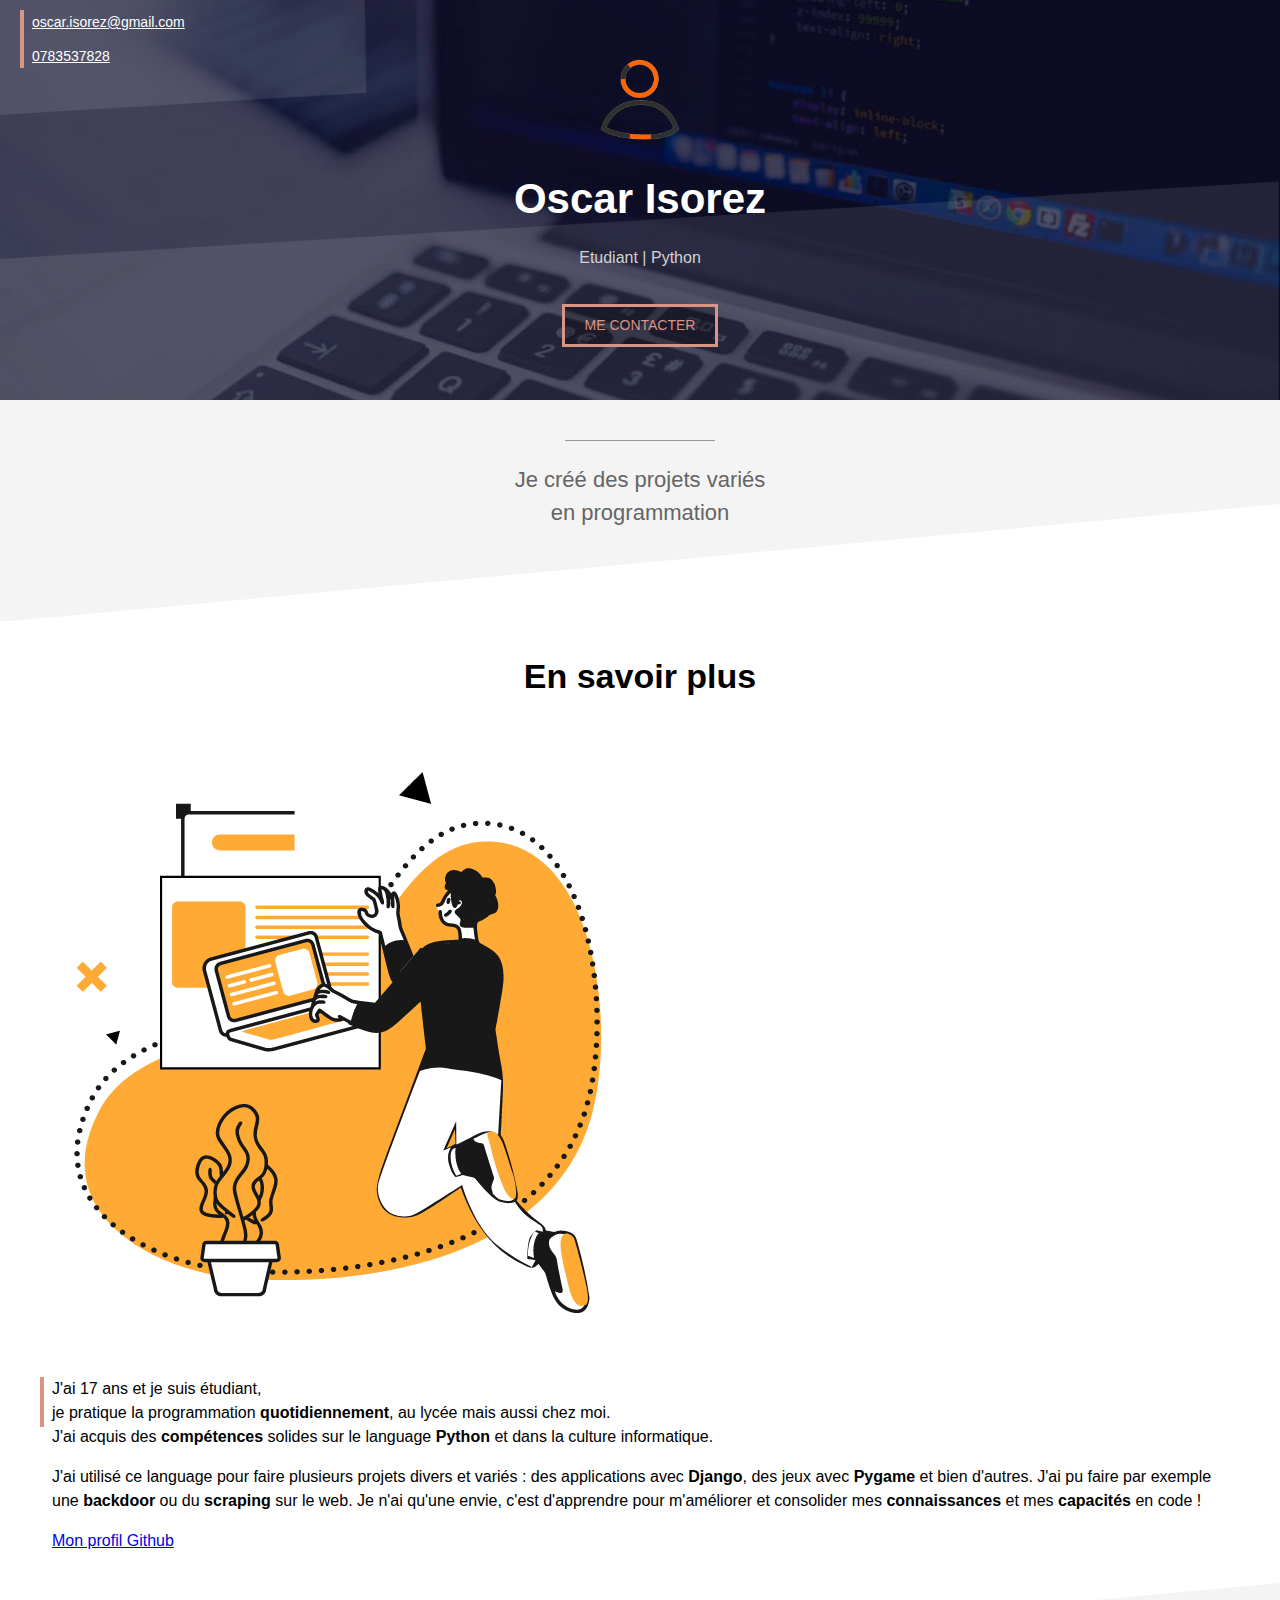
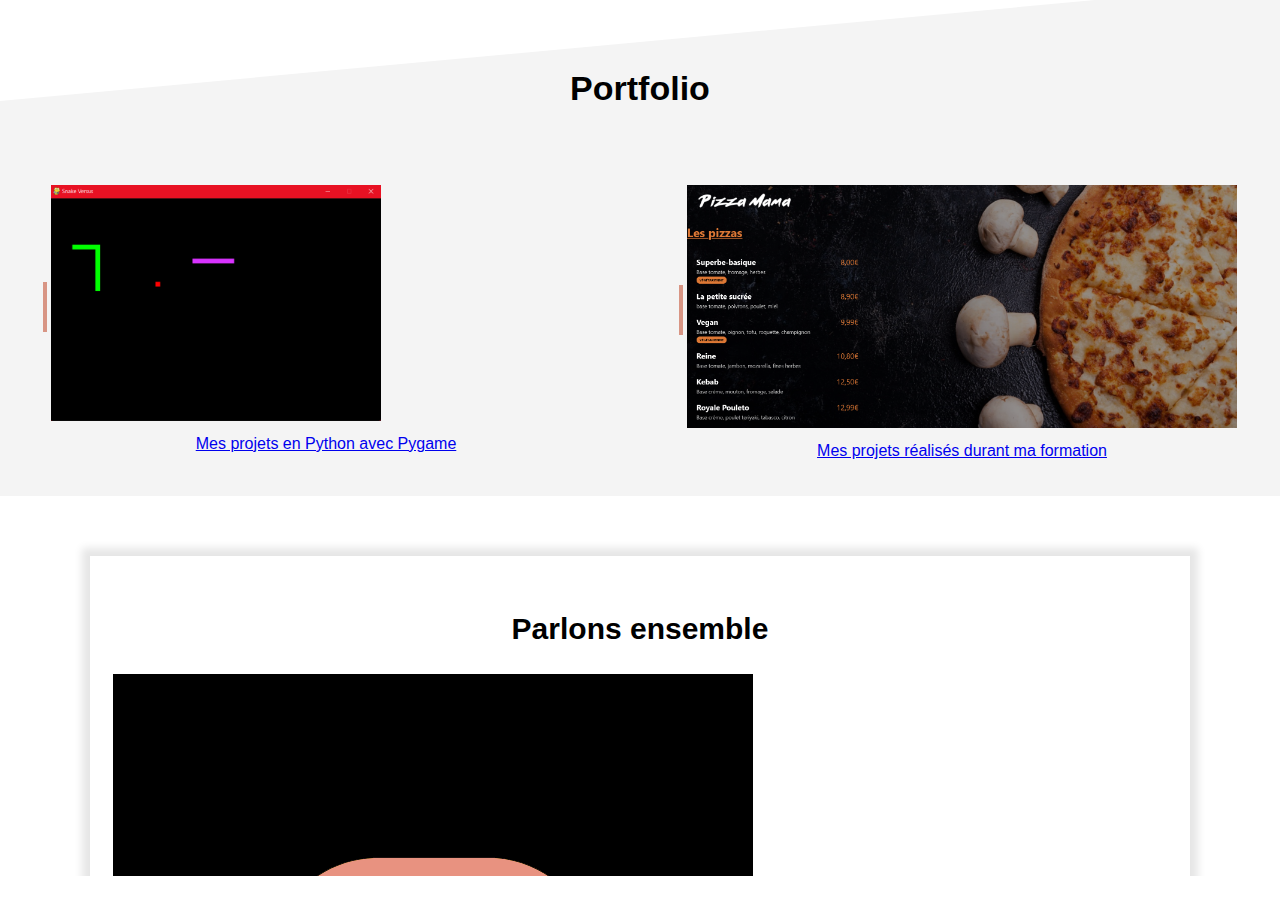
<file: index.html>
<!DOCTYPE html>
<html lang="fr">
<head>
    <meta charset="UTF-8">
    <meta http-equiv="X-UA-Compatible" content="IE=edge">
    <meta name="viewport" content="width=device-width, initial-scale=1.0">
    <title>Oscar Isorez</title> 
    <link rel="stylesheet" href="style.css">
</head>




<body>


    <!-- couverture -->
    <div class = "cover">
        <img class="cover_profile "src="new-icon-profile.gif" alt="">
        <h1>Oscar Isorez</h1>
        <p>Etudiant | Python</p>
        <div style="text-align:center">
            <a class="contact-button" href="mailto:oscar.isorez@gmail.com?subject=Contact%20depuis%20mon%20site" target=_blank  >ME CONTACTER</a>

        </div>
        <div class="cover-contact">
            <p><a href="mailto:oscar.isorez@gmail.com?subject=Contact%20depuis%20mon%20site" >oscar.isorez@gmail.com</a></p>
            <p><a href="tel:+33783537828" >0783537828</a></p>
        </div>
    </div>


    <!-- section grise numéro une -->
    <div  style="padding-top: 40px;"  class=" section section-grise1">
        <div class="separateur"></div>
        <p >Je créé des projets variés <br> en programmation</p>
    </div>  


    <!-- section blanche -->
    <div class="section">
        <h2>En savoir plus</h2>
        <img src="presentation-gif.gif" class="col-contenu"/>
        <div class="col-contenu float-right">
            <div class="texte-avec-ligne-verticale">
                <p>J'ai 17 ans et je suis étudiant,<br>
                    je pratique la programmation <b>quotidiennement</b>, au lycée mais aussi chez moi.<br>
                    J'ai acquis des <b>compétences</b> solides sur le language <b>Python </b>et dans la culture informatique.<br>
                </p>
                <p>
                    J'ai utilisé ce language pour faire plusieurs projets divers et variés :
                    des applications avec <b>Django</b>, des jeux avec <b>Pygame</b> et bien d'autres.
                    J'ai pu faire par exemple une <b>backdoor</b> ou du <b>scraping</b> sur le web. Je n'ai qu'une envie,
                    c'est d'apprendre pour m'améliorer et consolider mes <b>connaissances</b> et mes <b>capacités</b> en code !
                </p>
                <a  class="lien" href="https://github.com/OscarIsorez" target="_blank">Mon profil Github</a>
            </div>
        </div>
    </div>
    

    <!-- section grise numéro 2 -->
    <div class=" section section-grise2">
        <h2 style="padding-bottom: 40px;">Portfolio</h2>
        <table class="col-portfolio" style="display: inline-block;">
            <tr>
                <td><div class="barre-verticale"></div></td>
                <td style="width: 100%;"><a href="Projets-Pygame.html"><img  class="image-arrondie" style="width:60%; height: 20%;" src="image_snake1.png" /></a> </td>               
            </tr>
            <tr>
                <td></td>
                <td align="center"><a  class="lien" href="Projets-Pygame.html">Mes projets en Python avec Pygame</a></td>
            </tr>
        </table>
        <table class="float-right col-portfolio" >
            <tr>
                <td><div class="barre-verticale"></div></td>
                <td style="width: 100%;"><a href="portfolio-formation.html"><img class="image-arrondie" style="width:100%; height:80%;"src="PizzaMama.png" /></a> </td>               
            </tr>
            <tr>
                <td></td>
                <td align="center"><a class="lien"  href="portfolio-formation.html">Mes projets réalisés durant ma formation</a></td>
            </tr>
        </table>
    </div>

    <!-- section blanche -->
    <div class="section">
        <iframe src="contact-frame.html" scrolling="no"></iframe>
    </div>
    

</body>
</html>
</file>
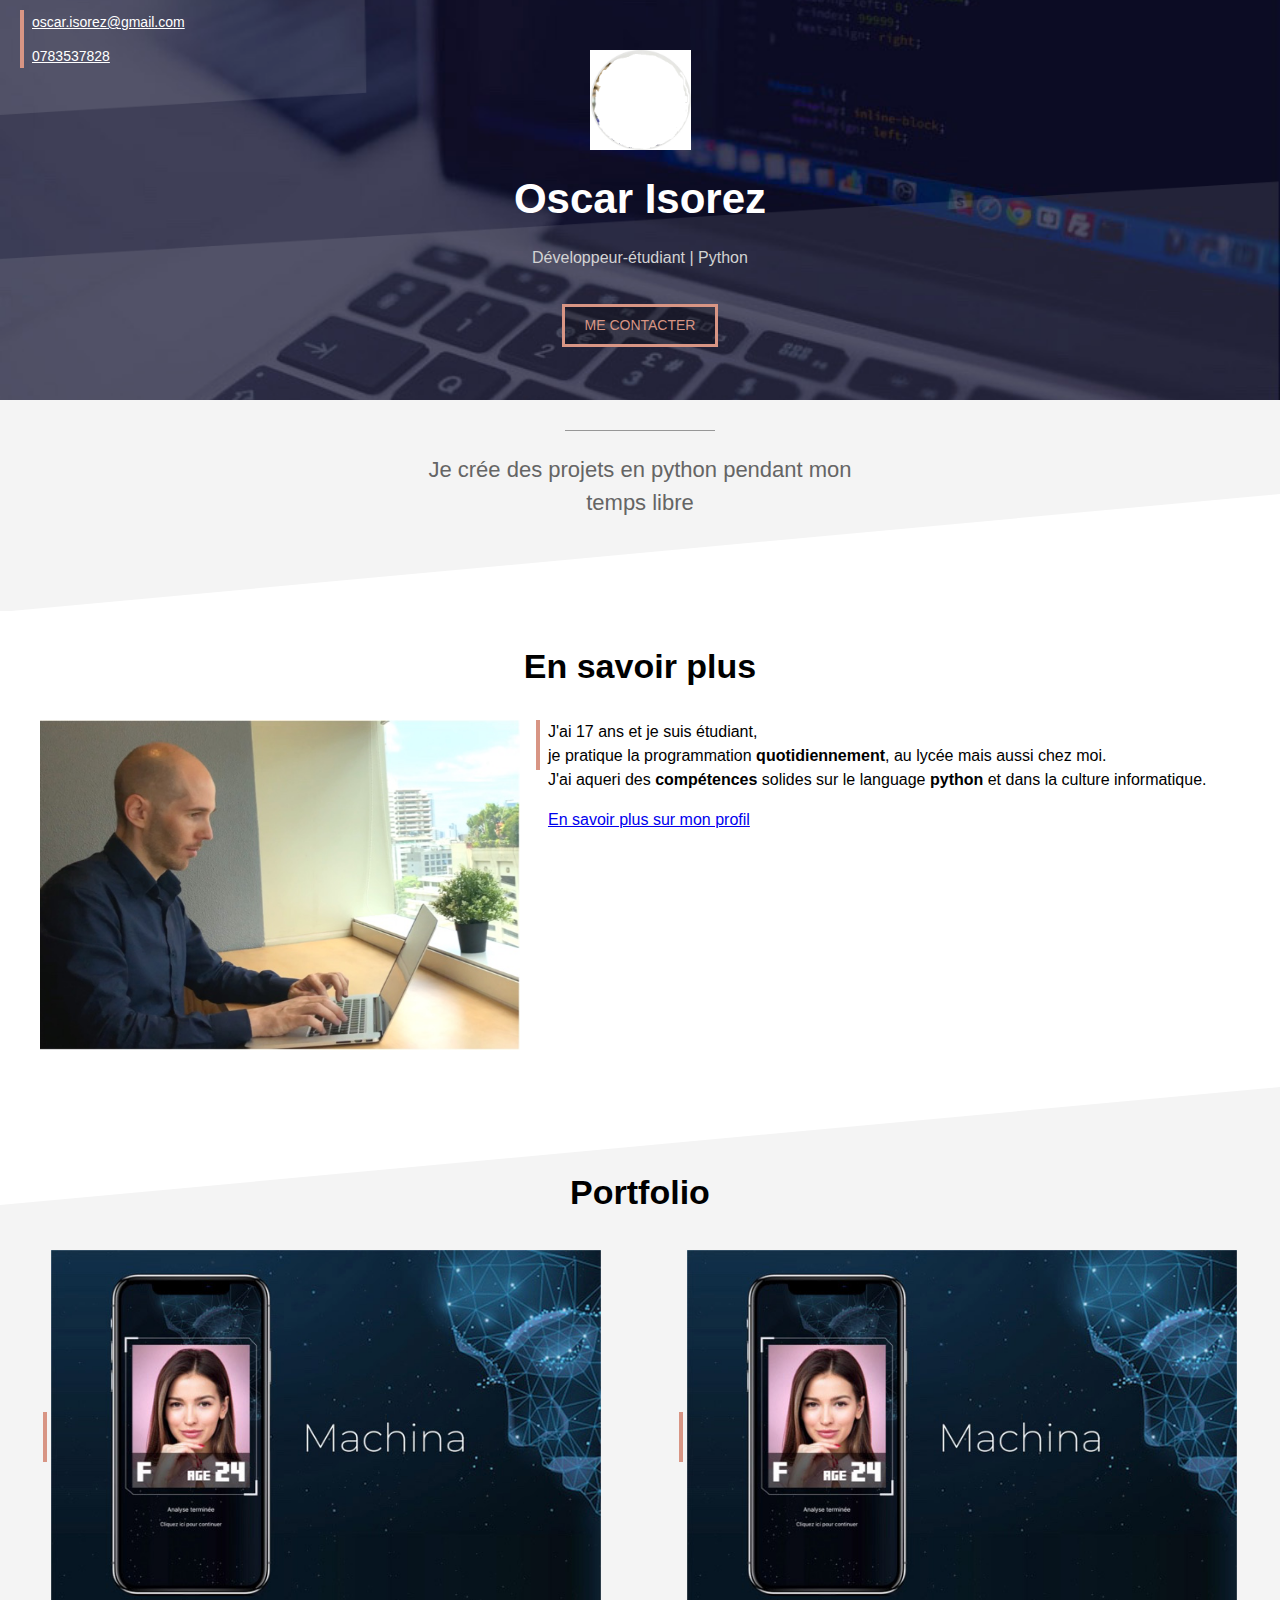
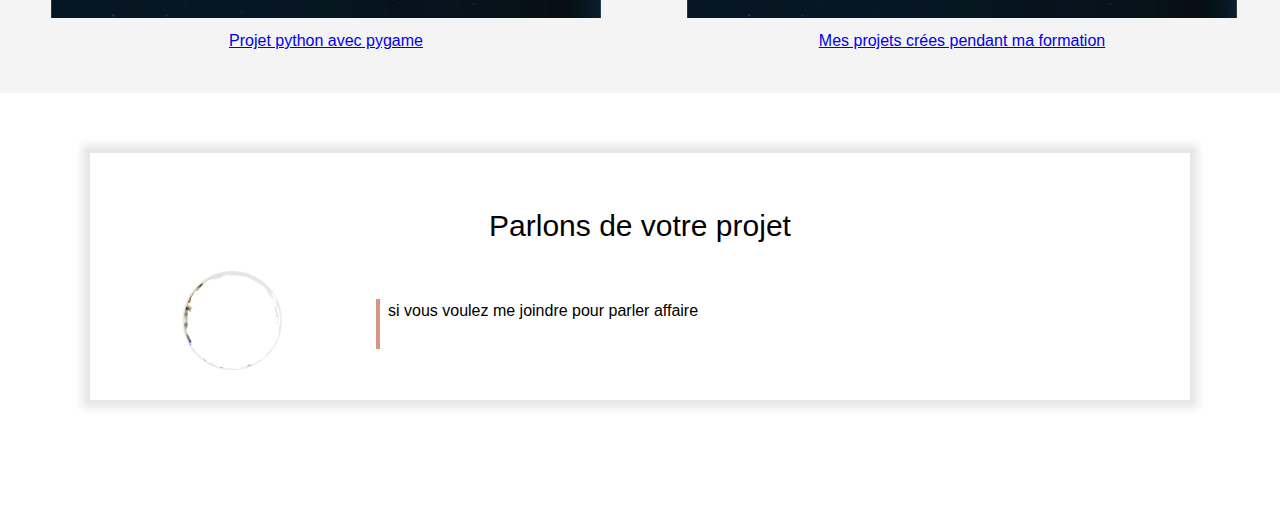
<file: doss_/index.html>
<!DOCTYPE html>
<html lang="fr">
<head>
    <meta charset="UTF-8">
    <meta http-equiv="X-UA-Compatible" content="IE=edge">
    <meta name="viewport" content="width=device-width, initial-scale=1.0">
    <title>Oscar Isorez</title> 
    <link rel="stylesheet" href="style.css">
</head>




<body>


    <!-- couverture -->
    <div class = "cover">
        <img class="cover_profile "src="profile.png" alt="">
        <h1>Oscar Isorez</h1>
        <p>Développeur-étudiant | Python</p>
        <div style="text-align:center">
            <a class="contact-button" href="https://google.com"target=_blank  >ME CONTACTER</a>

        </div>
        <div class="cover-contact">
            <p><a href="mailto:oscar.isorez@gmail.com?subject=Contact%20depuis%20l'internet" >oscar.isorez@gmail.com</a></p>
            <p><a href="tel:+33783537828" >0783537828</a></p>
        </div>
    </div>


    <!-- section grise numéro une -->
    <div class=" section section-grise1">
        <div class="separateur"></div>
        <p>Je crée des projets en python pendant mon temps libre</p>
    </div>


    <!-- section blanche -->
    <div class="section">
        <h2>En savoir plus</h2>
        <img src="profile2.jpg" class="col40"/>
        <div class="col60 float-right" style="padding-left:16px; ">
            <div class="texte-avec-ligne-verticale">
                <p>J'ai 17 ans et je suis étudiant,<br>
                    je pratique la programmation <b>quotidiennement</b>, au lycée mais aussi chez moi.<br>
                    J'ai aqueri des <b>compétences</b> solides sur le language <b>python </b>et dans la culture informatique.<br>
                </p>
                <a href="https://google.com" target="_blank">En savoir plus sur mon profil</a>
            </div>
        </div>
    </div>
    

    <!-- section grise numéro 2 -->
    <div class=" section section-grise2">
        <h2>Portfolio</h2>
        <table class="col-portfolio" style="display: inline-block; "">
            <tr>
                <td><div class="barre-verticale"></div></td>
                <td><a href="portfolio-site-restaurant.html"><img style="width: 100%;"src="project2small.jpg" /></a> </td>               
            </tr>
            <tr>
                <td></td>
                <td align="center"><a href="portfolio-site-restaurant.html">Projet python avec pygame</a></td>
            </tr>
        </table>
        <table class="float-right col-portfolio">
            <tr>
                <td><div class="barre-verticale"></div></td>
                <td><a href="portfolio-formation.html"><img style="width: 100%;"src="project2small.jpg" /></a> </td>               
            </tr>
            <tr>
                <td></td>
                <td align="center"><a href="portfolio-formation.html">Mes projets crées pendant ma formation</a></td>
            </tr>
        </table>
    </div>

    <!-- section blanche -->
    <div class="section">
        <iframe src="contact-frame.html" scrolling="no"></iframe>
    </div>
    

</body>
</html>
</file>
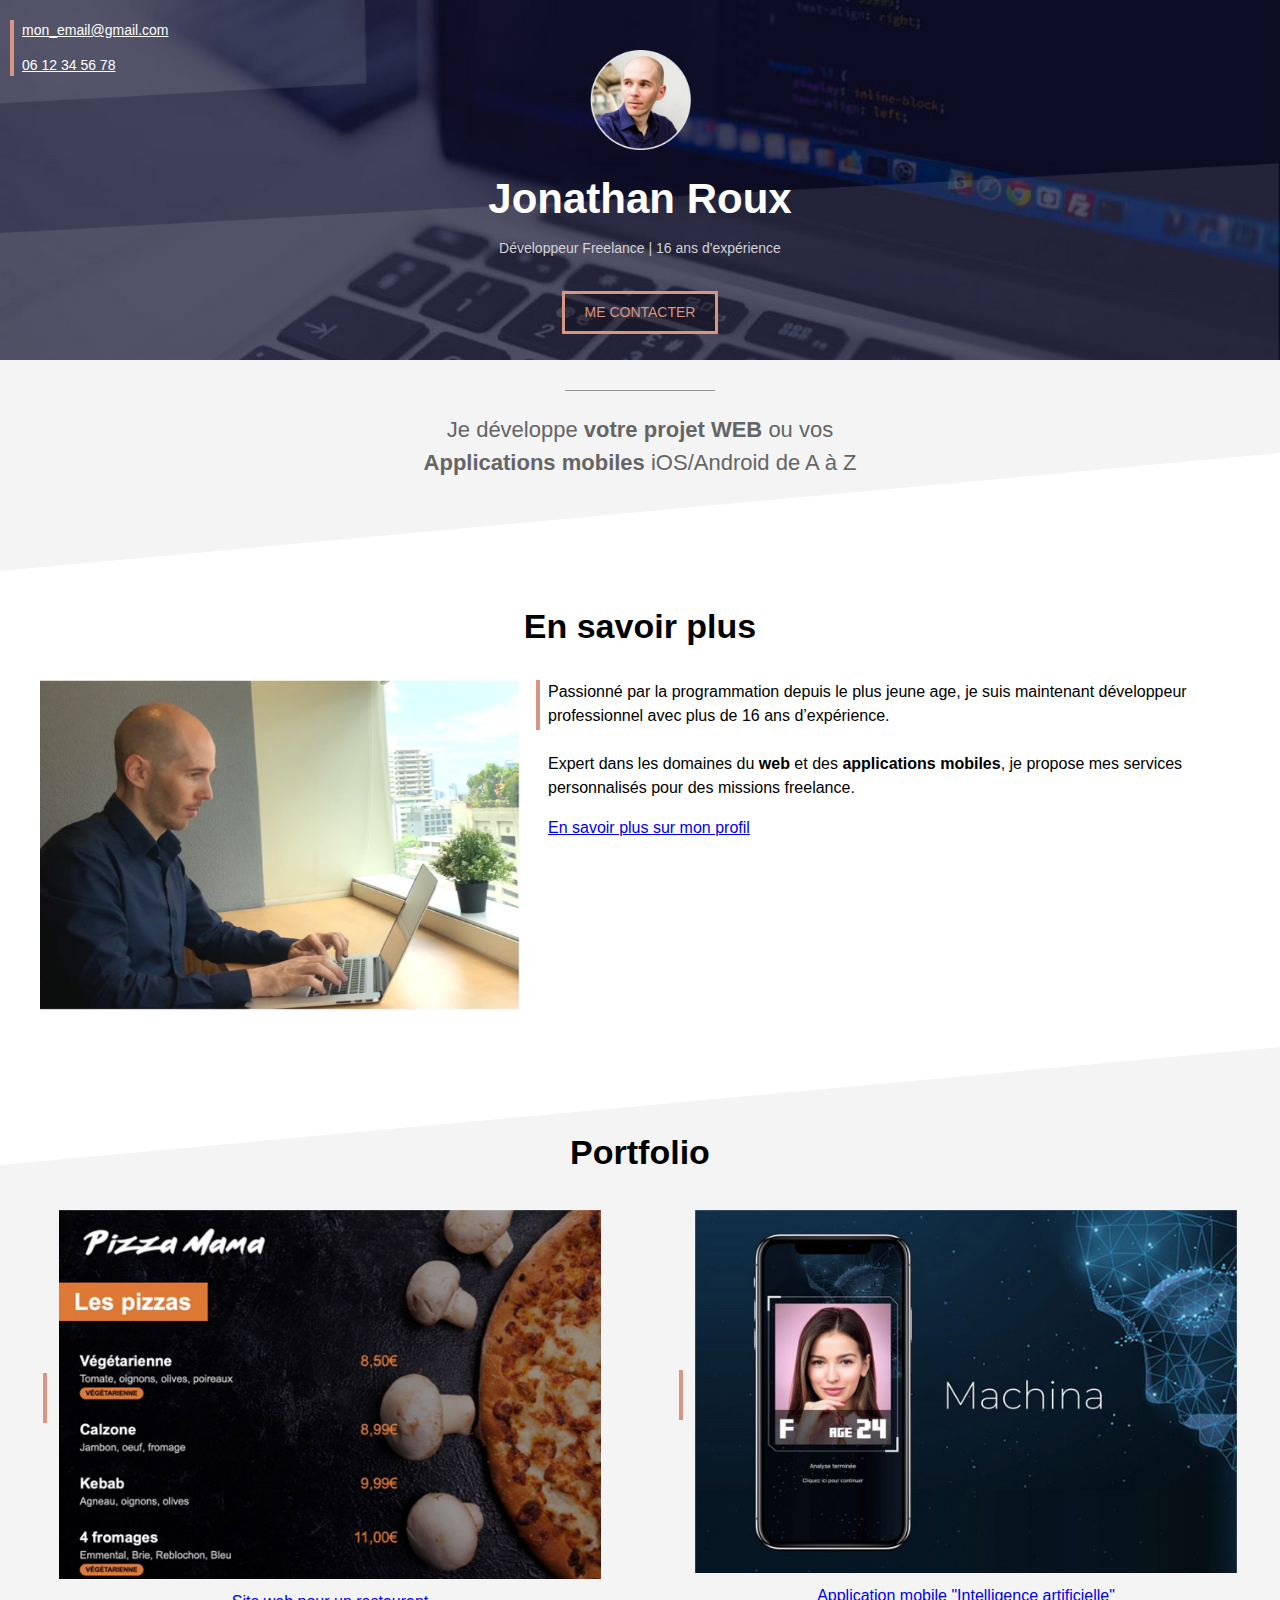
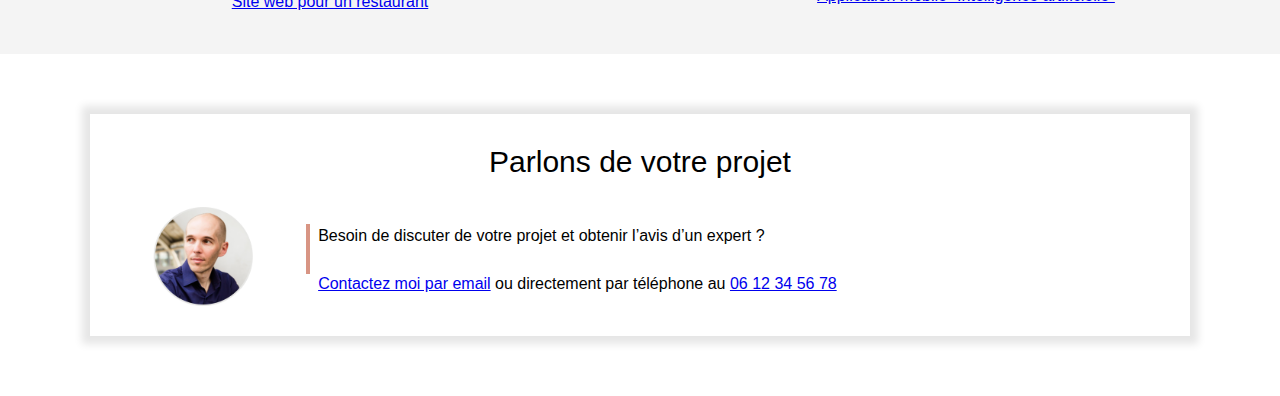
<file: dossier2/index.html>
<!DOCTYPE html>
<html lang="fr">
<head>
    <meta charset="UTF-8">
    <meta name="viewport" content="width=device-width, initial-scale=1.0">
    <title>Jonathan Roux</title>
    <link rel="stylesheet" href="style.css">
</head>
<body>
    <!-- COUVERTURE -->
    <div class="cover">
        <img class="cover-profile" src="profile.png"/>
        <h1>Jonathan Roux</h1>
        <p>Développeur Freelance | 16 ans d'expérience</p>
        
        <div style="text-align: center;">
            <a class="contact-button" href="mailto:mon_email@gmail.com?subject=Contact%20depuis%20jonathanroux.com">ME CONTACTER</a>
        </div>
        <div class="cover-contact">
            <p><a href="mailto:mon_email@gmail.com?subject=Contact%20depuis%20jonathanroux.com">mon_email@gmail.com</a></p>
            <p><a href="tel:+33612345678">06 12 34 56 78</a></p>
        </div>
    </div>

    <!-- SECTION GRISE 1 -->
    <div class="section section-grise1">
        <div class="separateur"></div>
        <p>Je développe <b>votre projet WEB</b> ou vos <b>Applications mobiles</b> iOS/Android de A à Z</p>
    </div>

    <!-- SECTION BLANCHE -->
    <div class="section">
        <h2>En savoir plus</h2>
        <img src="profile2.jpg" class="col40"/>
        <div class="col60 float-right" style="padding-left: 16px;">
            <div class="texte-avec-ligne-verticale">
                <p>Passionné par la programmation depuis le plus jeune age, je suis maintenant développeur professionnel avec plus de 16 ans d’expérience.<br><br>
                    Expert dans les domaines du <b>web</b> et des <b>applications mobiles</b>, je propose mes services personnalisés pour des missions freelance.</p>
                <a href="https://www.linkedin.com/in/rouxjonathan" target="_blank">En savoir plus sur mon profil</a>
            </div>
        </div>
        
    </div>

    <!-- SECTION GRISE 2 -->
    <div class="section section-grise2">
        <h2>Portfolio</h2>
        <table class="col-portfolio" style="display:inline-block">
            <tr>
                <td><div class="barre-verticale"></div></td>
                <td><img style="width:100%" src="project1small.jpg"></td>
            </tr>
            <tr>
                <td></td>
                <td align="center"><a href="#">Site web pour un restaurant</a></td>
            </tr>
        </table>
        <table  class="col-portfolio float-right">
            <tr>
                <td><div class="barre-verticale"></div></td>
                <td><img style="width:100%" src="project2small.jpg"></td>
            </tr>
            <tr>
                <td></td>
                <td align="center"><a href="#">Application mobile "Intelligence artificielle"</a></td>
            </tr>
        </table>
    </div>

    <!-- SECTION BLANCHE -->
    <div class="section">
        <div class="frame">
            <p class="frame-title">Parlons de votre projet</p>
            <table style="width: 100%">
                <tr>
                    <td valign="top" align="center"><img src="profile.png" style="width: 100px"></td>
                    <td>
                        <div class="texte-avec-ligne-verticale"
                        style="margin-left: 20px">
                            <p>
                                Besoin de discuter de votre projet 
                                et obtenir l’avis d’un expert ?
                                <br><br>
                                <a href="mailto:mon_email@gmail.com?subject=Contact%20depuis%20jonathanroux.com">Contactez moi par email</a> ou directement
                                par téléphone au <a href="tel:+33612345678">06 12 34 56 78</a>

                            </p>
                        </div>
                    </td>
                </tr>
            </table>

        </div>
    </div>
</body>
</html>
</file>
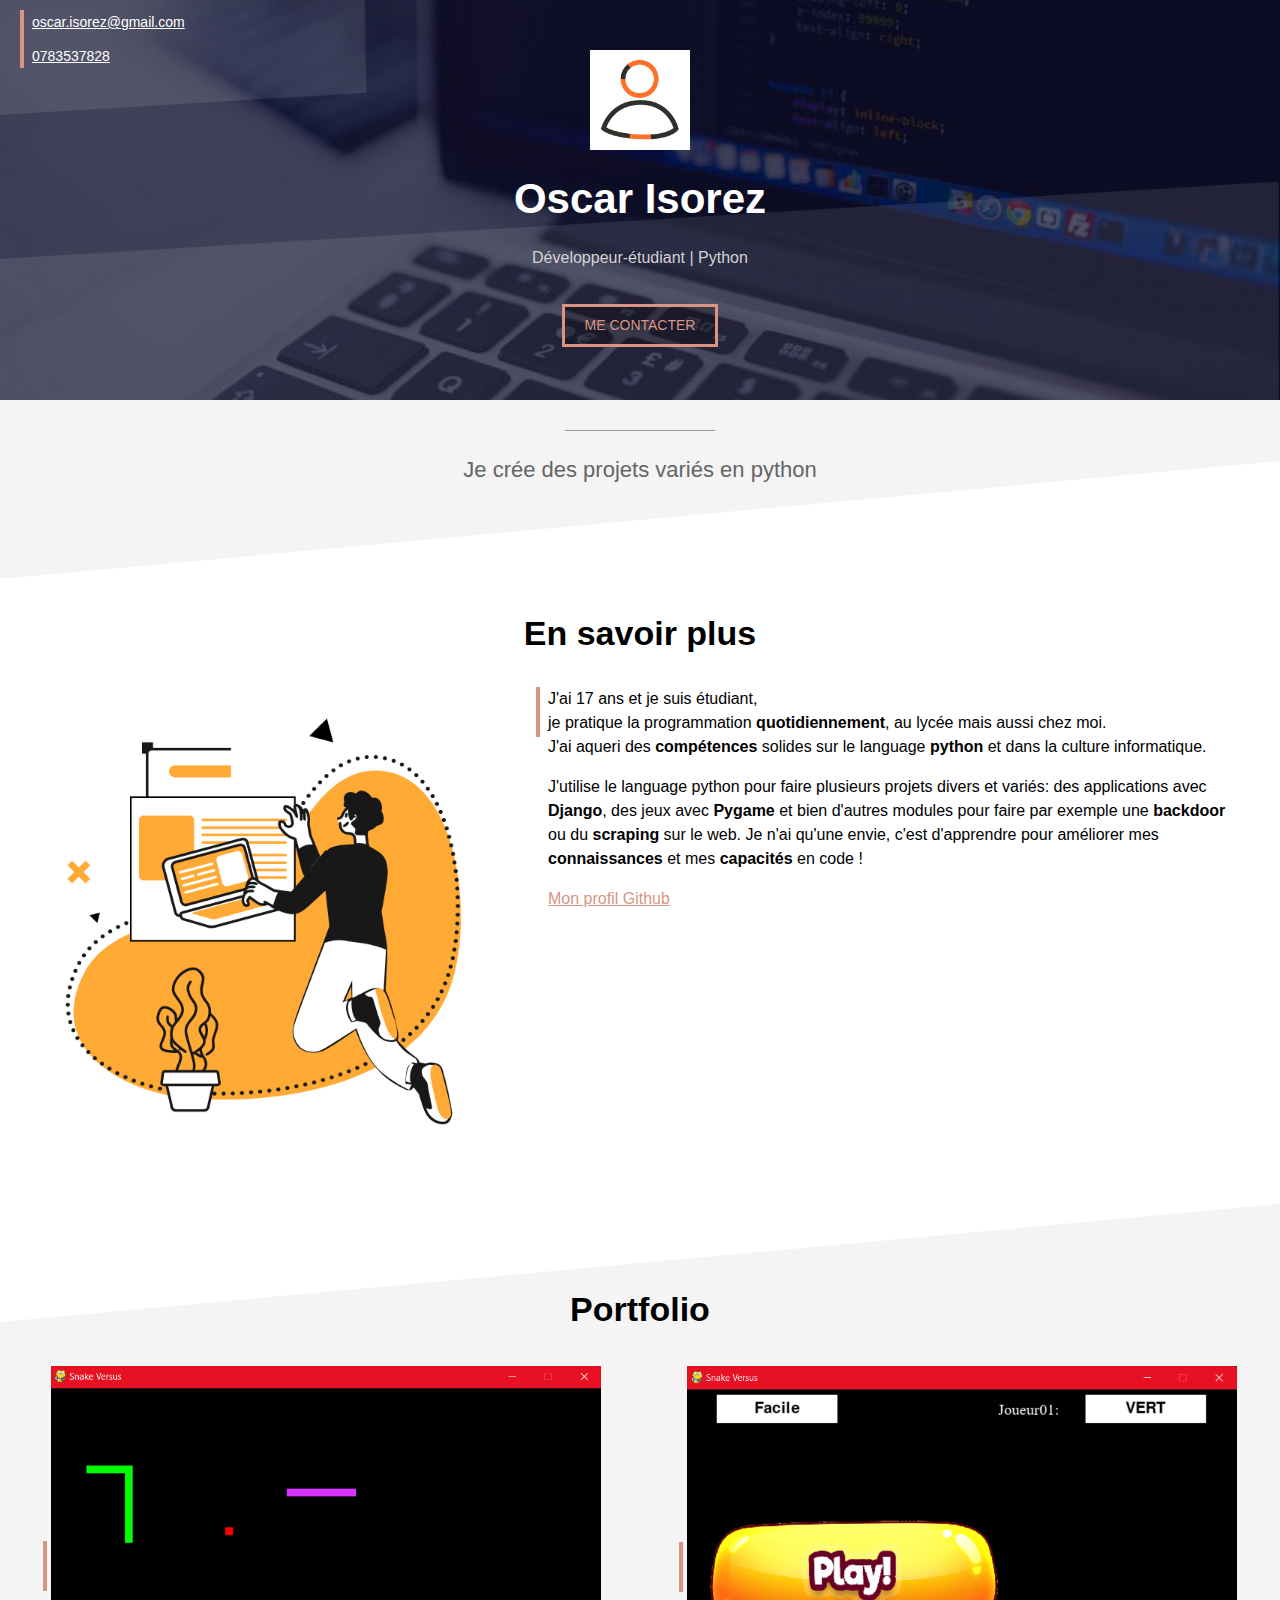
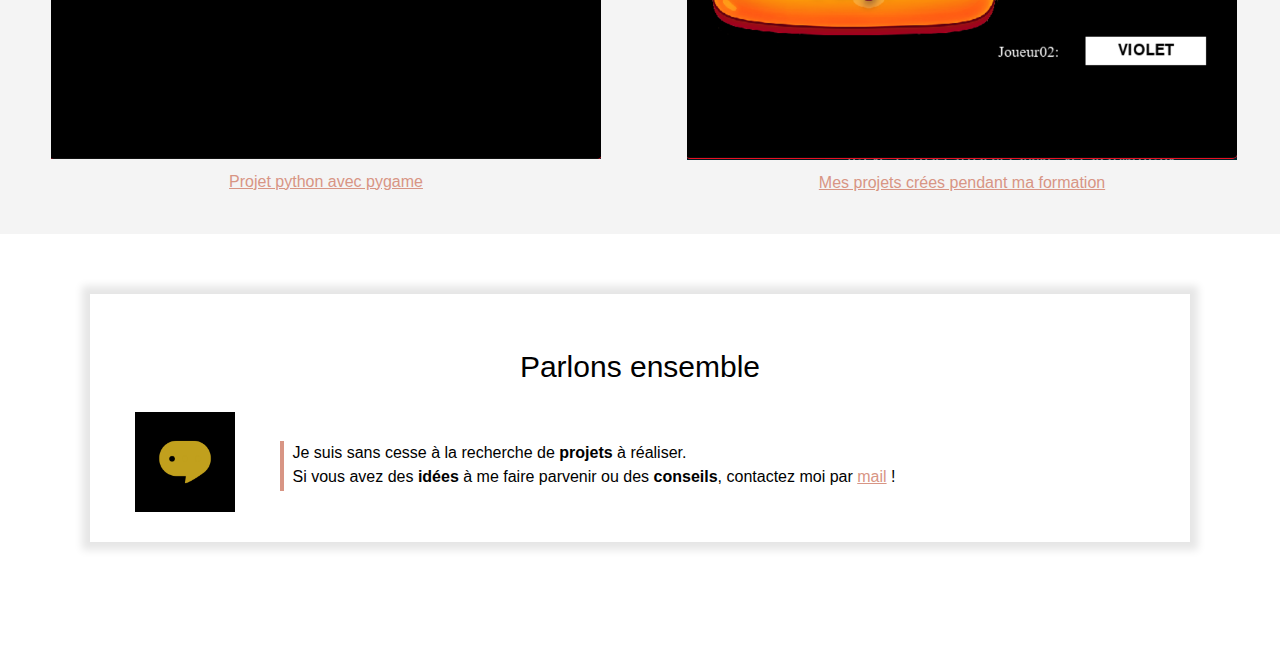
<file: Mon_site_Portfolio/index.html>
<!DOCTYPE html>
<html lang="fr">
<head>
    <meta charset="UTF-8">
    <meta http-equiv="X-UA-Compatible" content="IE=edge">
    <meta name="viewport" content="width=device-width, initial-scale=1.0">
    <title>Oscar Isorez</title> 
    <link rel="stylesheet" href="style.css">
</head>




<body>


    <!-- couverture -->
    <div class = "cover">
        <img class="cover_profile "src="icon-profile.gif" alt="">
        <h1>Oscar Isorez</h1>
        <p>Développeur-étudiant | Python</p>
        <div style="text-align:center">
            <a class="contact-button" href="mailto:oscar.isorez@gmail.com?subject=Contact%20depuis%20l'internet" target=_blank  >ME CONTACTER</a>

        </div>
        <div class="cover-contact">
            <p><a href="mailto:oscar.isorez@gmail.com?subject=Contact%20depuis%20l'internet" >oscar.isorez@gmail.com</a></p>
            <p><a href="tel:+33783537828" >0783537828</a></p>
        </div>
    </div>


    <!-- section grise numéro une -->
    <div class=" section section-grise1">
        <div class="separateur"></div>
        <p>Je crée des projets variés en python </p>
    </div>


    <!-- section blanche -->
    <div class="section">
        <h2>En savoir plus</h2>
        <img src="presentation-gif.gif" class="col-contenu"/>
        <div class="col-contenu float-right">
            <div class="texte-avec-ligne-verticale">
                <p>J'ai 17 ans et je suis étudiant,<br>
                    je pratique la programmation <b>quotidiennement</b>, au lycée mais aussi chez moi.<br>
                    J'ai aqueri des <b>compétences</b> solides sur le language <b>python </b>et dans la culture informatique.<br>
                </p>
                <p>
                    J'utilise le language python pour faire plusieurs projets divers et variés:
                    des applications avec <b>Django</b>, des jeux avec <b>Pygame</b> et bien d'autres modules
                    pour faire par exemple une <b>backdoor</b> ou du <b>scraping</b> sur le web. Je n'ai qu'une envie,
                    c'est d'apprendre pour améliorer mes <b>connaissances</b> et mes <b>capacités</b> en code !
                </p>
                <a  class="lien" href="https://github.com/OscarIsorez" target="_blank">Mon profil Github</a>
            </div>
        </div>
    </div>
    

    <!-- section grise numéro 2 -->
    <div class=" section section-grise2">
        <h2>Portfolio</h2>
        <table class="col-portfolio" style="display: inline-block;">
            <tr>
                <td><div class="barre-verticale"></div></td>
                <td style="width: 100%;"><a href="Projets-Pygame.html"><img style="width: 100%;"src="image_snake1.png" /></a> </td>               
            </tr>
            <tr>
                <td></td>
                <td align="center"><a  class="lien" href="Projets-Pygame.html">Projet python avec pygame</a></td>
            </tr>
        </table>
        <table class="float-right col-portfolio" >
            <tr>
                <td><div class="barre-verticale"></div></td>
                <td style="width: 100%;"><a href="portfolio-formation.html"><img style="width: 100%;"src="image_snake2.png" /></a> </td>               
            </tr>
            <tr>
                <td></td>
                <td align="center"><a class="lien"  href="portfolio-formation.html">Mes projets crées pendant ma formation</a></td>
            </tr>
        </table>
    </div>

    <!-- section blanche -->
    <div class="section">
        <iframe src="contact-frame.html" scrolling="no"></iframe>
    </div>
    

</body>
</html>
</file>
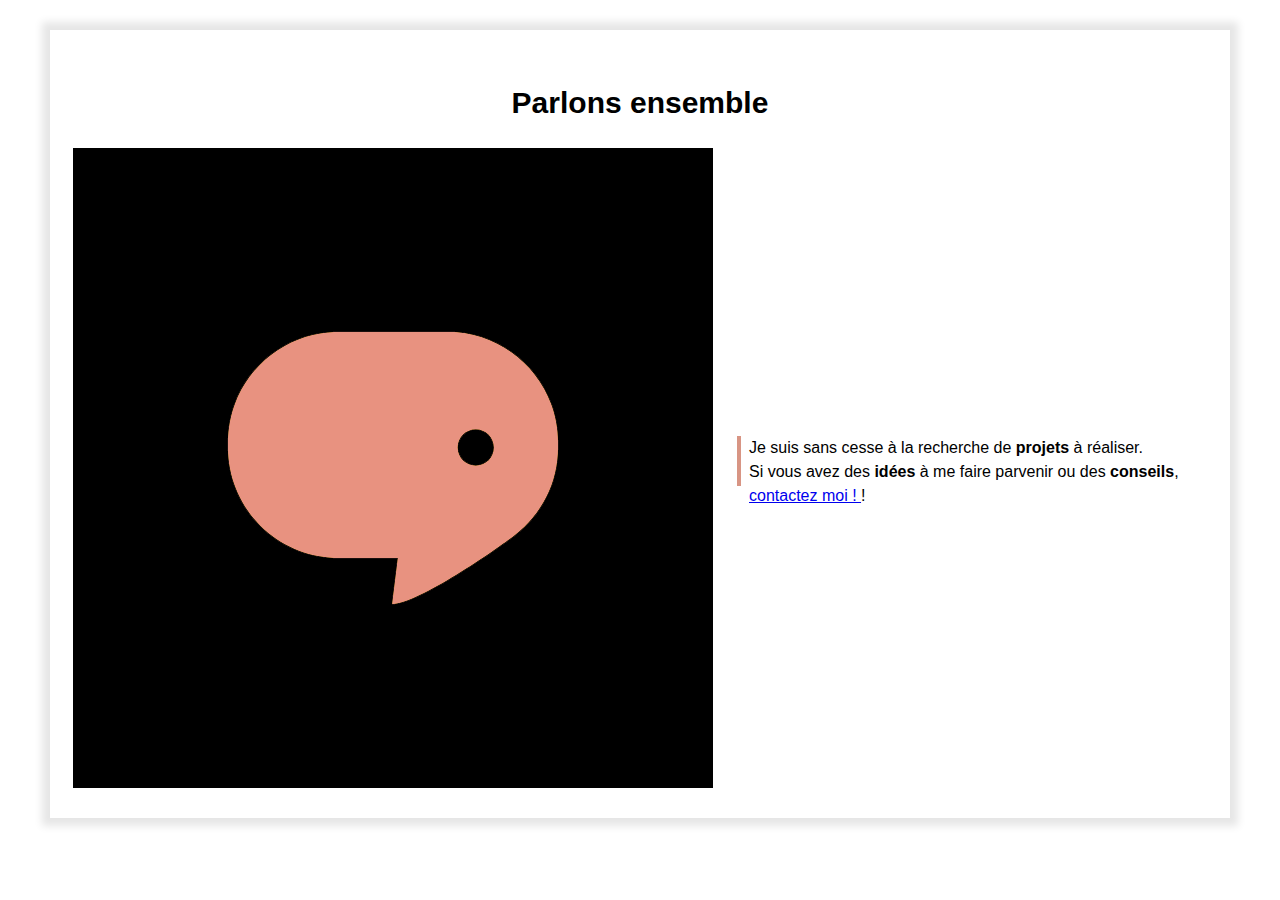
<file: contact-frame.html>
<!DOCTYPE html>
<html lang="fr">
<head>
    <meta charset="UTF-8">
    <meta http-equiv="X-UA-Compatible" content="IE=edge">
    <meta name="viewport" content="width=device-width, initial-scale=1.0">
    <title>Oscar Isorez</title>
    <link rel="stylesheet" href="style.css">

</head>
<body>
    <div class="frame">
        <p class="frame-title"> <strong>Parlons ensemble</strong></p>
        <table style="width:100%;">
            <tr>

                <td valign="top" align="center">
                    <img class="image-arrondie" src="message-frame.gif" >
                </td>
                <td>
                    <div class = texte-avec-ligne-verticale
                    style="margin-left: 20px;">
                    <p>Je suis sans cesse à la recherche de <b>projets</b> à réaliser.<br>
                    Si vous avez des <b>idées</b> à me faire parvenir ou des <b>conseils</b>,
                    <a class="lien" href="mailto:oscar.isorez@gmail.com?subject=Contact%20depuis%20mon%20site">contactez moi ! </a>  !</p>
                    </div>
                </td>

            </tr>
        </table>
    </div>
</body>
</html>
</file>
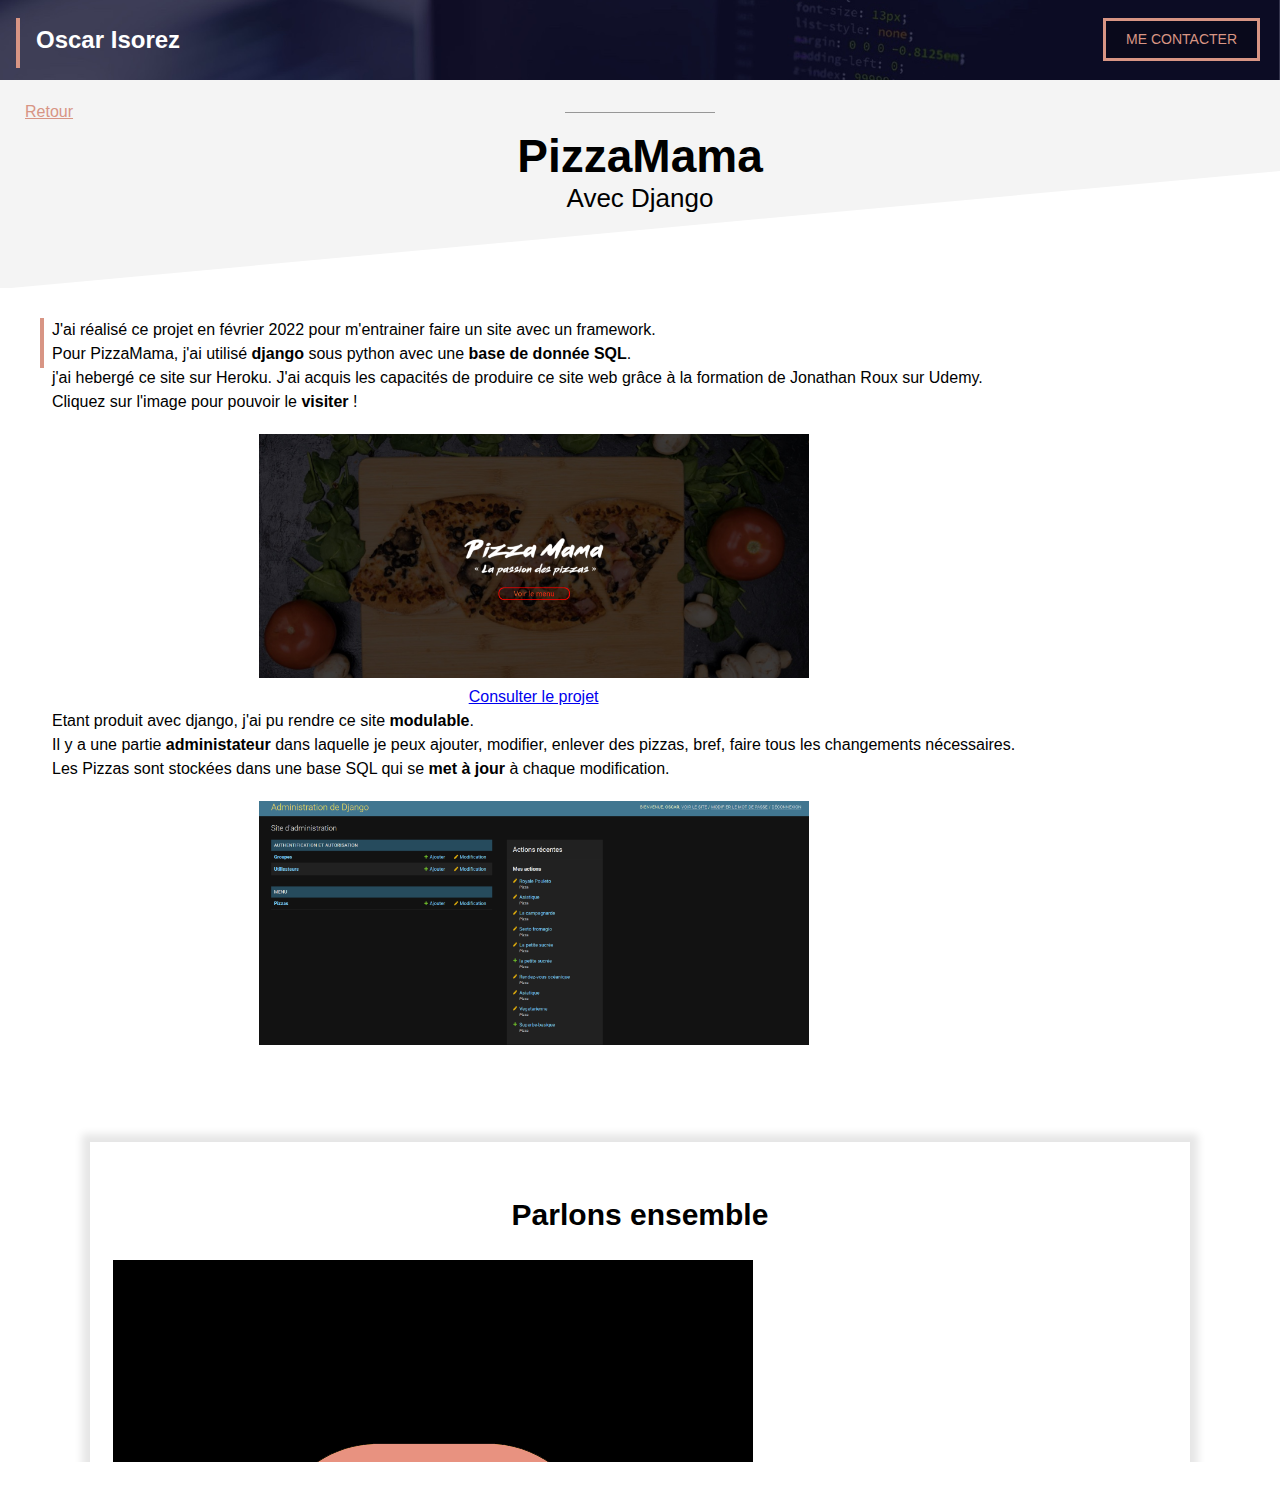
<file: portfolio-formation.html>
<!DOCTYPE html>
<html lang="fr">
<head>
    <meta charset="UTF-8">
    <meta http-equiv="X-UA-Compatible" content="IE=edge">
    <meta name="viewport" content="width=device-width, initial-scale=1.0">
    <title>Oscar Isorez</title>
    <link rel="stylesheet" href="style.css">

</head>
<body>
    <!-- header -->
    <div class="portfolio-header">
        <div class = "texte-avec-ligne-verticale" 
        style="margin-left: 16px; margin-top:18px">
            <p class="portfolio-header-title">Oscar Isorez</p>
        </div>

        <a class="contact-button" 
        style="position: absolute; right: 20px;
        "href="mailto:oscar.isorez@gmail.com?subject=Contact%20depuis%20mon%20site" target=_blank
        >ME CONTACTER</a>

    </div>


    <!-- section grise titre -->
    <div class=" section section-grise1" style="padding-top: 20px;">
        <a class="portfolio-back" href="index.html">Retour</a>
        <div class="separateur" style="margin-top: -12px;"></div>
        <h1 class="portfolio">PizzaMama</h1>
        <h2 class="portfolio">Avec Django
        </h2>
    </div>


    <!-- section contenu -->
    <div class="section">
        <div class="texte-avec-ligne-verticale">
            <p>
                J'ai réalisé ce projet en février 2022 pour m'entrainer faire un site avec un framework.<br>
                Pour PizzaMama, j'ai utilisé <b>django</b> sous python avec une <b>base de donnée SQL</b>.<br>
                j'ai hebergé ce site sur Heroku. J'ai acquis les capacités de produire ce site web grâce à la formation
                de Jonathan Roux sur Udemy.<br> Cliquez sur l'image pour pouvoir le <b>visiter</b> !  
            </p>

            <div style="text-align: center; margin-top: 20px;">
                <a  href="https://oscarpizzamama.herokuapp.com/"><img  class="portfolio image-arrondie" src="PizzaMenu.png"></a>
                <a  class="lien" style="display: block;" href="https://github.com/OscarIsorez/PizzaMama_Project">Consulter le projet</a>
            </div>
            <p>
                Etant produit avec django, j'ai pu rendre ce site <b>modulable</b>. <br>Il y a une partie <b>administateur</b>
                dans laquelle je peux ajouter, modifier, enlever des pizzas, bref, faire tous les changements 
                nécessaires.<br> Les Pizzas sont stockées dans une base SQL qui se <b>met à jour</b> à chaque modification. 
            </p>

            <div style="text-align: center; margin-top: 20px;">
                <a  href="https://oscarpizzamama.herokuapp.com/admin/"><img  class="portfolio image-arrondie" src="PizzaAdmin.png"></a>
            </div>
        </div>
    </div>


    <!-- frame-->
    <div class="section">
        <iframe src="contact-frame.html" scrolling="no"></iframe>
    </div>
    

</body>
</html>
</file>
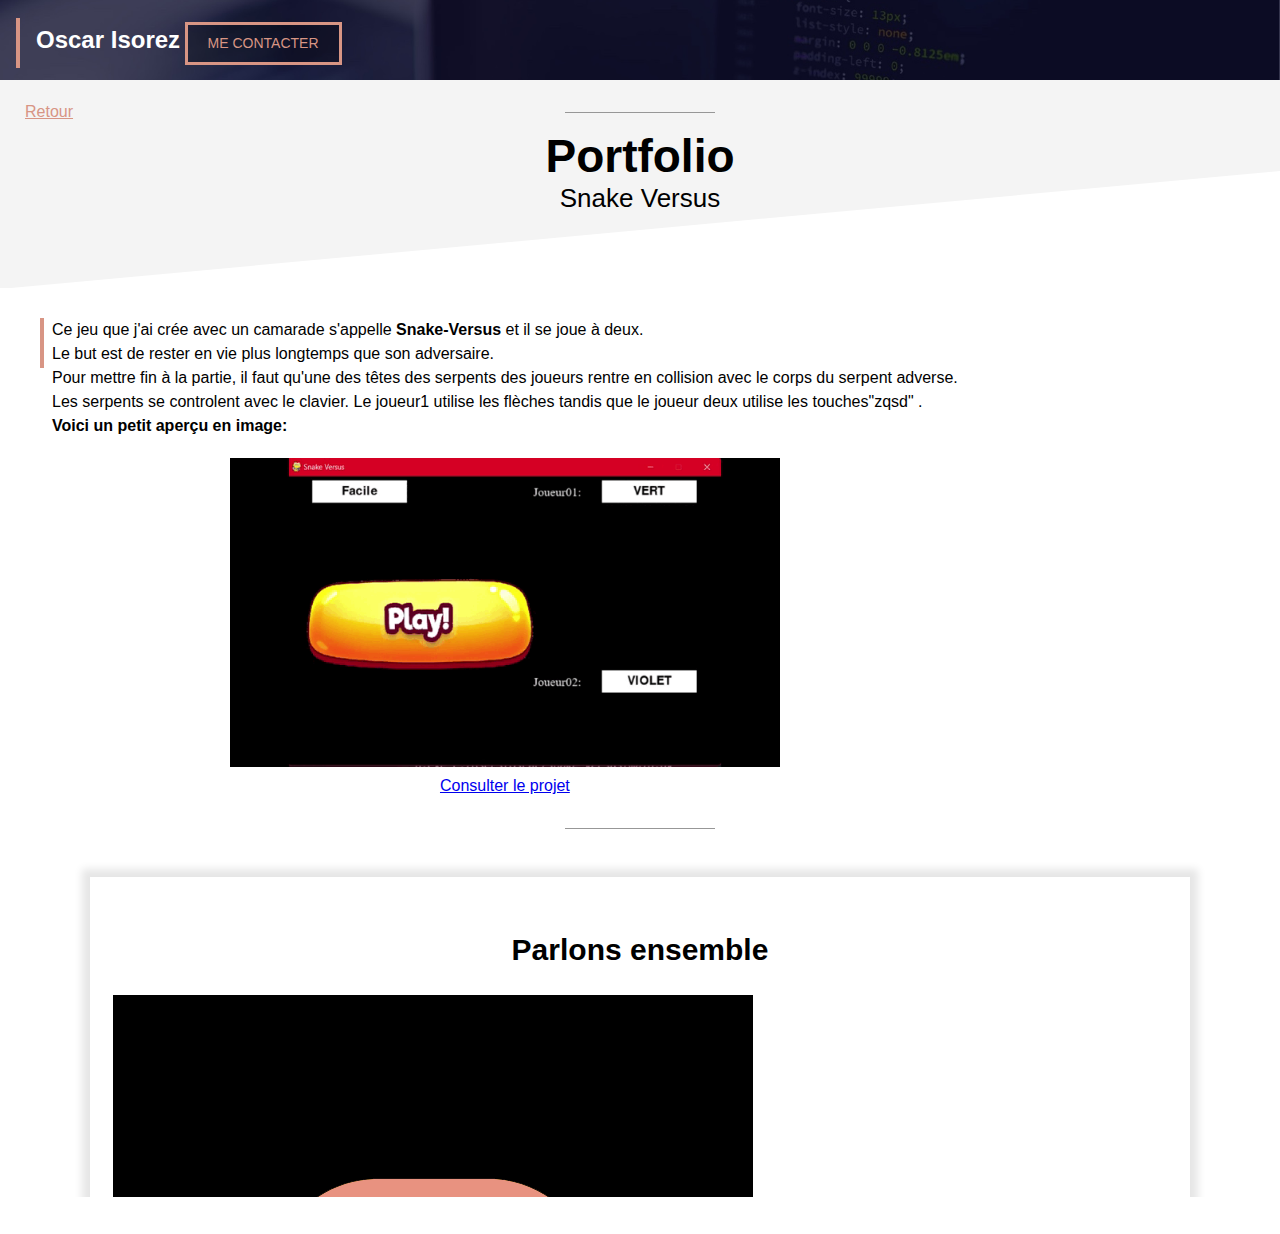
<file: Projets-Pygame.html>
<!DOCTYPE html>
<html lang="fr">
<head>
    <meta charset="UTF-8">
    <meta http-equiv="X-UA-Compatible" content="IE=edge">
    <meta name="viewport" content="width=device-width, initial-scale=1.0">
    <title>Oscar Isorez</title>
    <link rel="stylesheet" href="style.css">

</head>
<body>
    <!-- header -->
    <div class="portfolio-header">
        <div class = "texte-avec-ligne-verticale" 
        style="margin-left: 16px; margin-top:18px">
            <p class="portfolio-header-title">Oscar Isorez</p>
        </div>

        <a class="contact-button contact-button-portfolio" 
        href="mailto:oscar.isorez@gmail.com?subject=Contact%20depuis%20mon%20site%20web" target=_blank;
        >ME CONTACTER</a>

    </div>


    <!-- section grise titre -->
    <div class=" section section-grise1" style="padding-top: 20px;">
        <a class="portfolio-back" href="index.html">Retour</a>
        <div class="separateur" style="margin-top: -12px;"></div>
        <h1 class="portfolio">Portfolio</h1>
        <h2 class="portfolio">Snake Versus</h2>
    </div>


    <!-- section contenu -->
    <div class="section">
        <div class="texte-avec-ligne-verticale">
            <p>
                Ce jeu que j'ai crée avec un camarade s'appelle <b>Snake-Versus</b> et il se joue à deux. <br>
                Le but est de rester en vie plus longtemps que son adversaire. <br>
                Pour mettre fin à la partie, il faut qu'une des têtes des serpents des joueurs rentre en 
                collision avec le corps du serpent adverse. <br> Les serpents se controlent avec le clavier. 
                Le joueur1 utilise les flèches tandis que le joueur deux utilise les touches"zqsd" . <br> <b> Voici un petit aperçu en image: </b>
            </p>

            <div style="text-align: center; margin-top: 20px;">
                <a  href="https://github.com/OscarIsorez/Snake-versus" target=_blank><img  class="portfolio image-arrondie" src="SV-project.gif"></a>
                <a  class="lien" style="display: block;" href="https://github.com/OscarIsorez/Snake-versus" target="_blank">Consulter le projet</a>
            </div>
        </div>
    </div>


    <!-- frame-->
    <div class="separateur display-mobile" style="margin-bottom: -12px;"></div>
    <div class="section">
        <iframe src="contact-frame.html" scrolling="no"></iframe>
    </div>
    

</body>
</html>
</file>
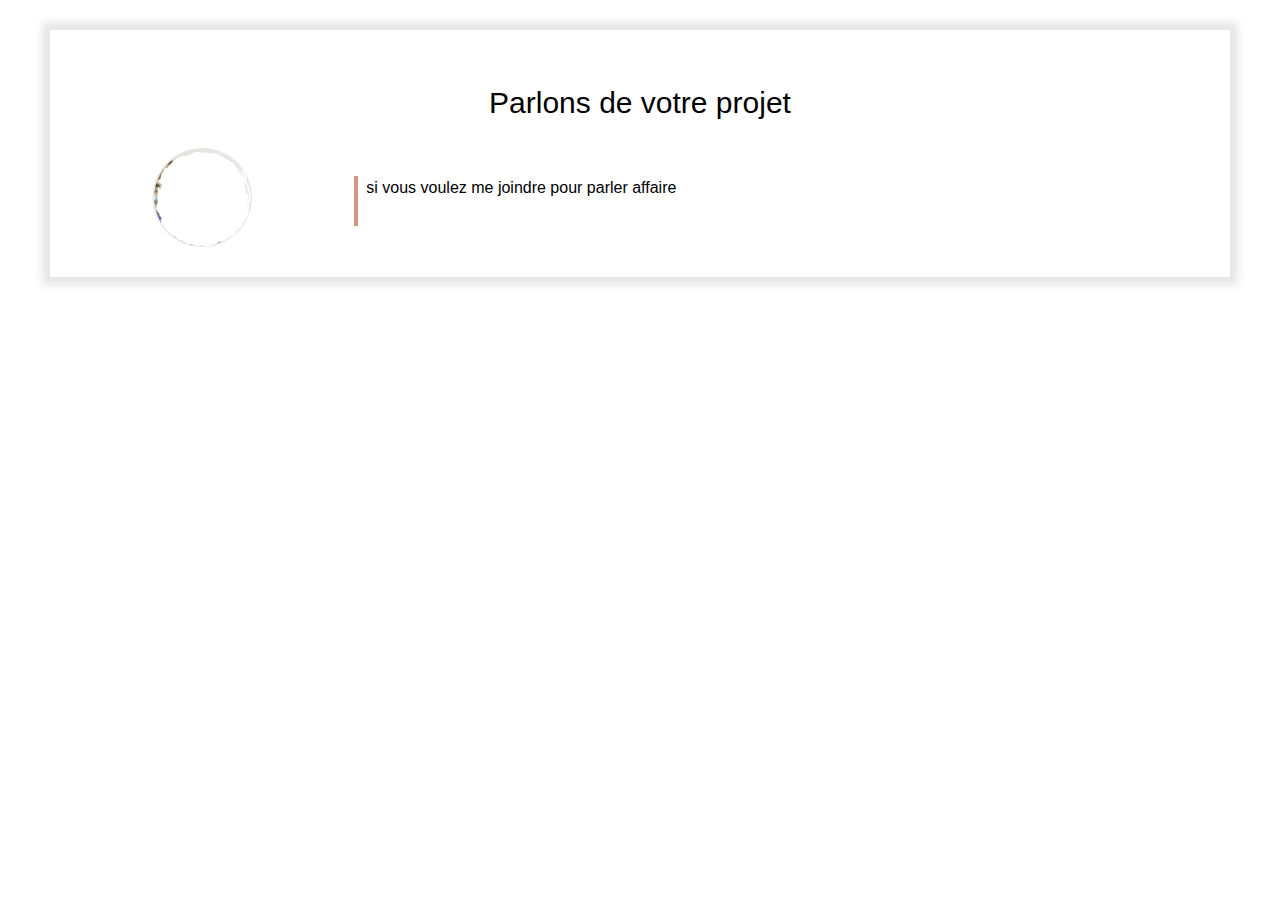
<file: doss_/contact-frame.html>
<!DOCTYPE html>
<html lang="fr">
<head>
    <meta charset="UTF-8">
    <meta http-equiv="X-UA-Compatible" content="IE=edge">
    <meta name="viewport" content="width=device-width, initial-scale=1.0">
    <title>Oscar Isorez</title>
    <link rel="stylesheet" href="style.css">

</head>
<body>
    <div class="frame">
        <p class="frame-title">Parlons de votre projet</p>
        <table style="width:100%;">
            <tr>

                <td valign="top" align="center">
                    <img src="profile.png" style="width: 100px;">
                </td>
                <td>
                    <div class = texte-avec-ligne-verticale
                    style="margin-left: 20px;">
                    <p>si vous voulez me 
                    joindre pour parler affaire</p>
                    </div>
                </td>

            </tr>
        </table>
    </div>
</body>
</html>
</file>
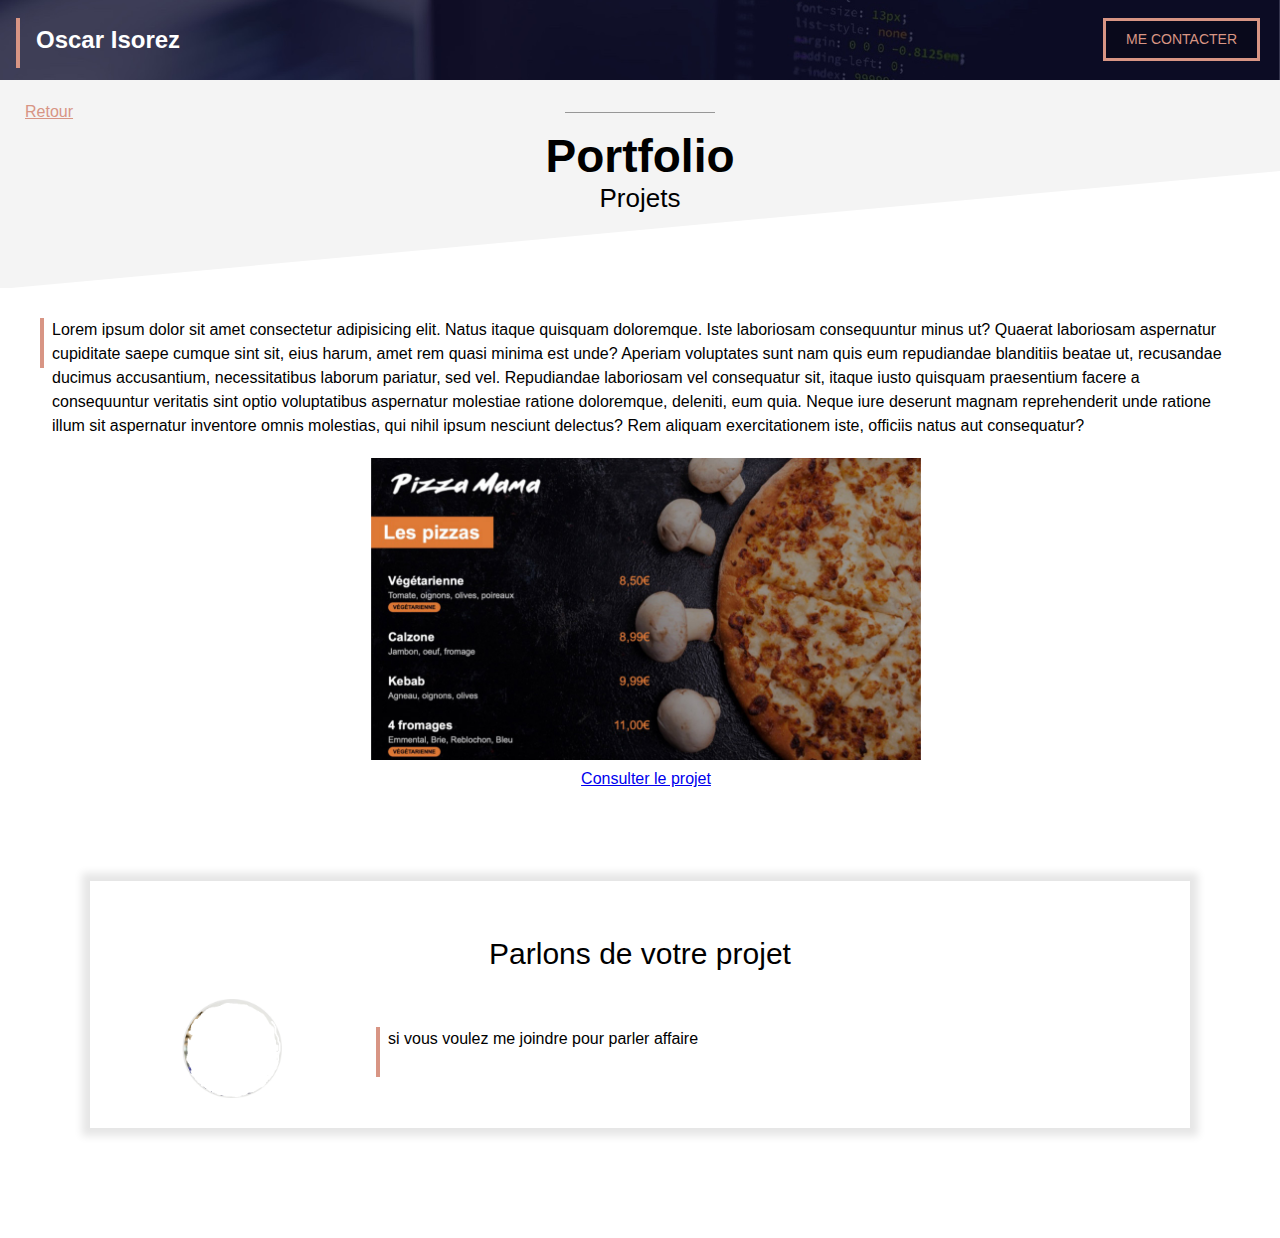
<file: doss_/portfolio-formation.html>
<!DOCTYPE html>
<html lang="fr">
<head>
    <meta charset="UTF-8">
    <meta http-equiv="X-UA-Compatible" content="IE=edge">
    <meta name="viewport" content="width=device-width, initial-scale=1.0">
    <title>Oscar Isorez</title>
    <link rel="stylesheet" href="style.css">

</head>
<body>
    <!-- header -->
    <div class="portfolio-header">
        <div class = "texte-avec-ligne-verticale" 
        style="margin-left: 16px; margin-top:18px">
            <p class="portfolio-header-title">Oscar Isorez</p>
        </div>

        <a class="contact-button" 
        style="position: absolute; right: 20px;
        "href="https://google.com"target=_blank
        >ME CONTACTER</a>

    </div>


    <!-- section grise titre -->
    <div class=" section section-grise1" style="padding-top: 20px;">
        <a class="portfolio-back" href="index.html">Retour</a>
        <div class="separateur" style="margin-top: -12px;"></div>
        <h1 class="portfolio">Portfolio</h1>
        <h2 class="portfolio">Projets</h2>
    </div>


    <!-- section contenu -->
    <div class="section">
        <div class="texte-avec-ligne-verticale">
            <p>
                Lorem ipsum dolor sit amet consectetur adipisicing elit. 
                Natus itaque quisquam doloremque. Iste laboriosam consequuntur
                minus ut? Quaerat laboriosam aspernatur cupiditate saepe cumque 
                sint sit, eius harum, amet rem quasi minima est unde? Aperiam 
                voluptates sunt nam quis eum repudiandae blanditiis beatae ut, 
                recusandae ducimus accusantium, necessitatibus laborum pariatur,
                sed vel. Repudiandae laboriosam vel consequatur sit, itaque iusto
                quisquam praesentium facere a consequuntur veritatis sint optio 
                voluptatibus aspernatur molestiae ratione doloremque, deleniti, eum quia. 
                Neque iure deserunt magnam reprehenderit unde ratione illum sit aspernatur 
                inventore omnis molestias, qui nihil ipsum nesciunt delectus? Rem 
                aliquam exercitationem iste, officiis natus aut consequatur?
            </p>

            <div style="text-align: center; margin-top: 20px;">
                <a  href="#"><img  class="portfolio" src="project1.jpg"></a>
                <a style="display: block;" href="#">Consulter le projet</a>
            </div>
        </div>
    </div>


    <!-- frame-->
    <div class="section">
        <iframe src="contact-frame.html" scrolling="no"></iframe>
    </div>
    

</body>
</html>
</file>
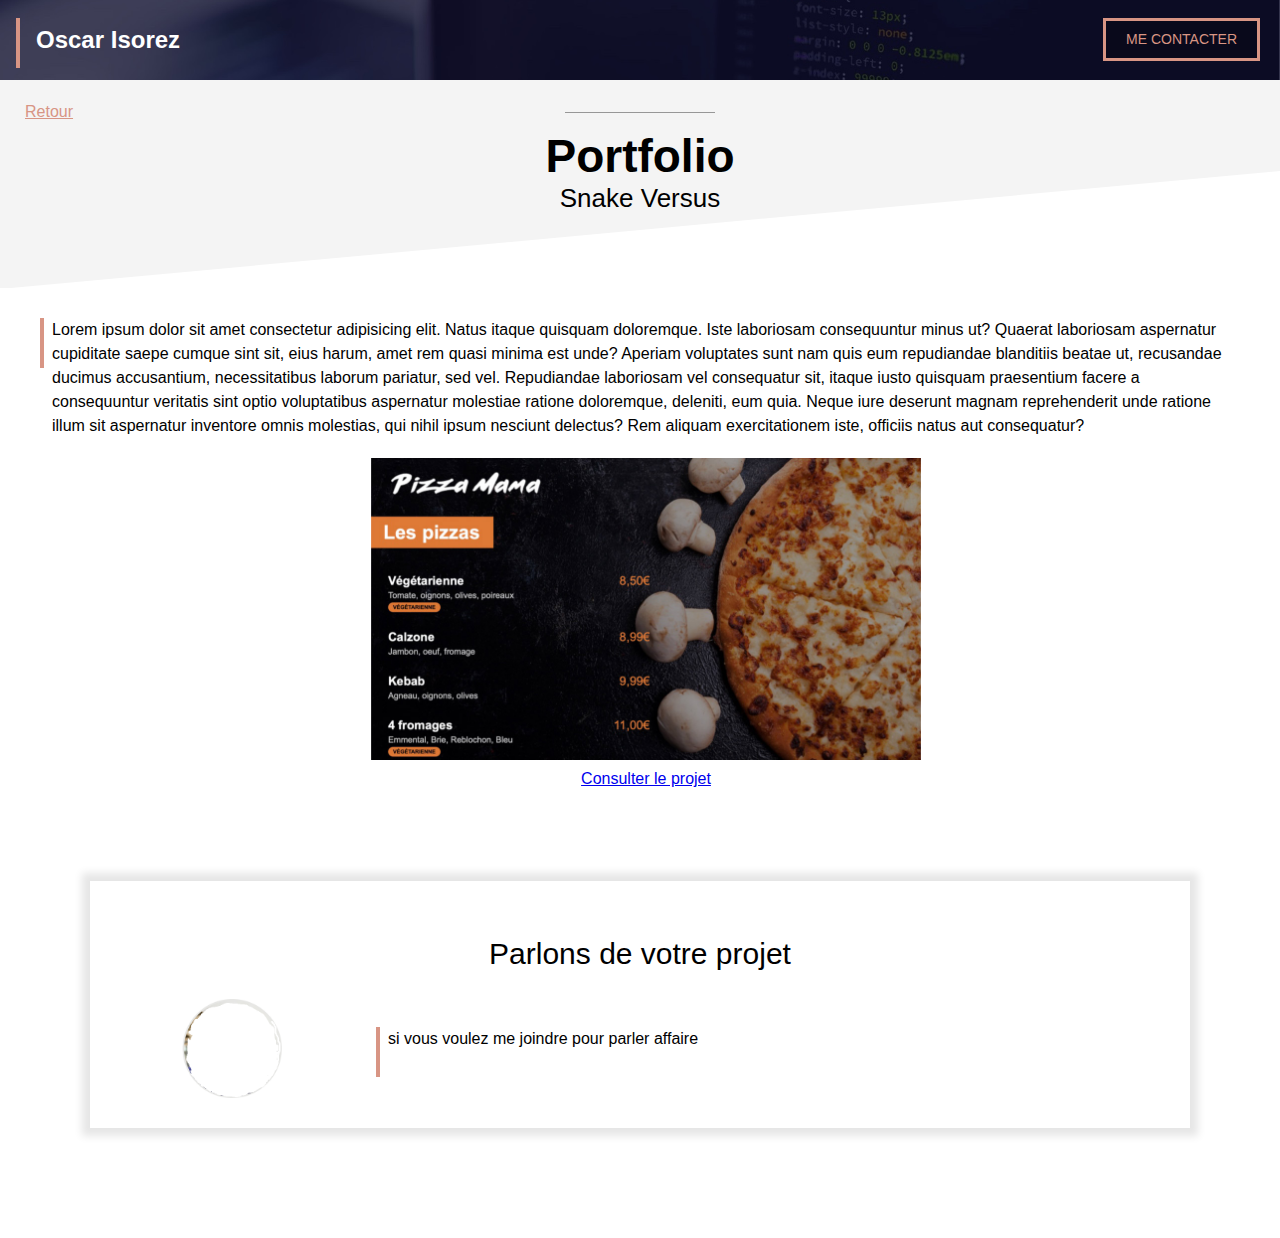
<file: doss_/portfolio-site-restaurant.html>
<!DOCTYPE html>
<html lang="fr">
<head>
    <meta charset="UTF-8">
    <meta http-equiv="X-UA-Compatible" content="IE=edge">
    <meta name="viewport" content="width=device-width, initial-scale=1.0">
    <title>Oscar Isorez</title>
    <link rel="stylesheet" href="style.css">

</head>
<body>
    <!-- header -->
    <div class="portfolio-header">
        <div class = "texte-avec-ligne-verticale" 
        style="margin-left: 16px; margin-top:18px">
            <p class="portfolio-header-title">Oscar Isorez</p>
        </div>

        <a class="contact-button" 
        style="position: absolute; right: 20px;
        "href="https://google.com"target=_blank
        >ME CONTACTER</a>

    </div>


    <!-- section grise titre -->
    <div class=" section section-grise1" style="padding-top: 20px;">
        <a class="portfolio-back" href="index.html">Retour</a>
        <div class="separateur" style="margin-top: -12px;"></div>
        <h1 class="portfolio">Portfolio</h1>
        <h2 class="portfolio">Snake Versus</h2>
    </div>


    <!-- section contenu -->
    <div class="section">
        <div class="texte-avec-ligne-verticale">
            <p>
                Lorem ipsum dolor sit amet consectetur adipisicing elit. 
                Natus itaque quisquam doloremque. Iste laboriosam consequuntur
                minus ut? Quaerat laboriosam aspernatur cupiditate saepe cumque 
                sint sit, eius harum, amet rem quasi minima est unde? Aperiam 
                voluptates sunt nam quis eum repudiandae blanditiis beatae ut, 
                recusandae ducimus accusantium, necessitatibus laborum pariatur,
                sed vel. Repudiandae laboriosam vel consequatur sit, itaque iusto
                quisquam praesentium facere a consequuntur veritatis sint optio 
                voluptatibus aspernatur molestiae ratione doloremque, deleniti, eum quia. 
                Neque iure deserunt magnam reprehenderit unde ratione illum sit aspernatur 
                inventore omnis molestias, qui nihil ipsum nesciunt delectus? Rem 
                aliquam exercitationem iste, officiis natus aut consequatur?
            </p>

            <div style="text-align: center; margin-top: 20px;">
                <a  href="#"><img  class="portfolio" src="project1.jpg"></a>
                <a style="display: block;" href="#">Consulter le projet</a>
            </div>
        </div>
    </div>


    <!-- frame-->
    <div class="section">
        <iframe src="contact-frame.html" scrolling="no"></iframe>
    </div>
    

</body>
</html>
</file>
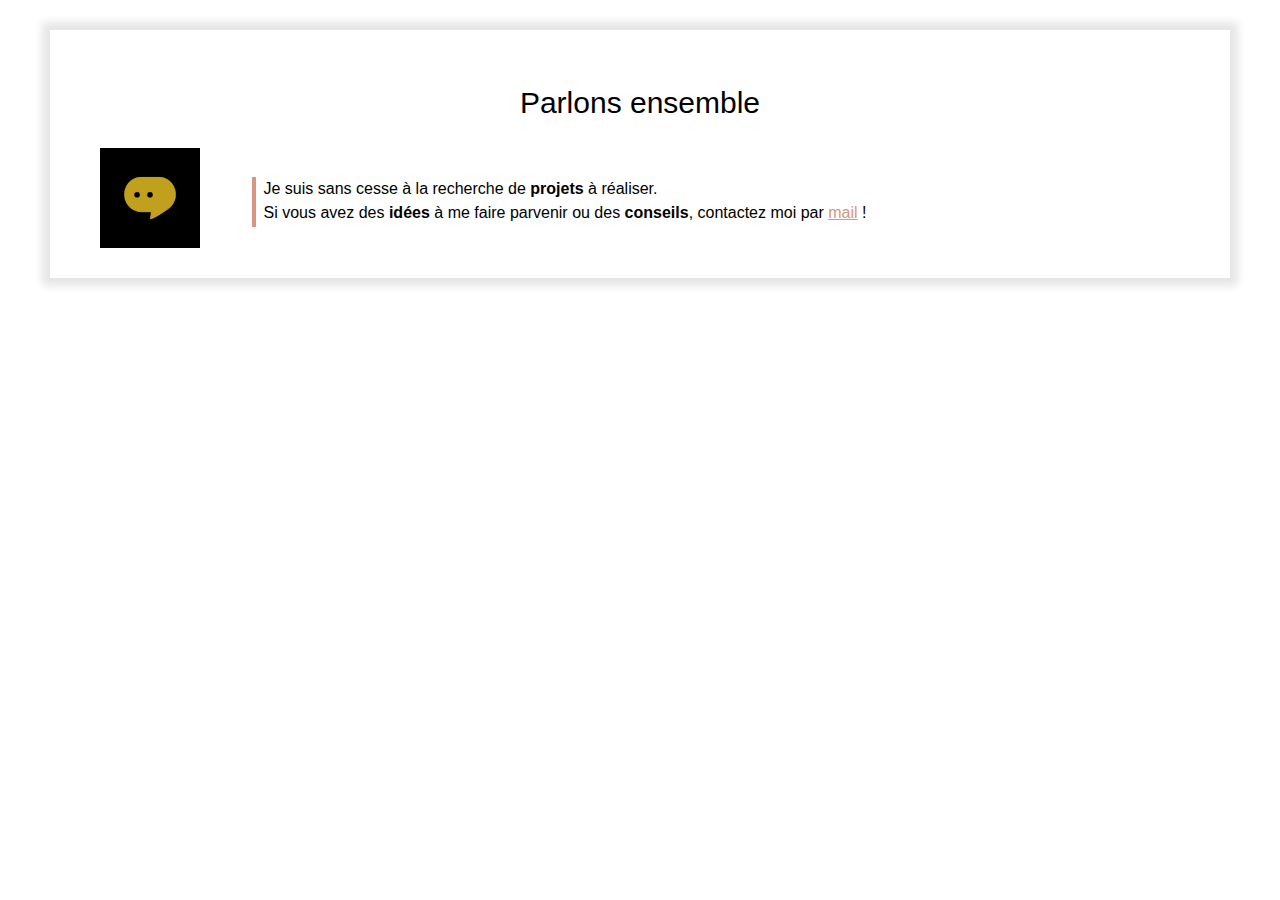
<file: Mon_site_Portfolio/contact-frame.html>
<!DOCTYPE html>
<html lang="fr">
<head>
    <meta charset="UTF-8">
    <meta http-equiv="X-UA-Compatible" content="IE=edge">
    <meta name="viewport" content="width=device-width, initial-scale=1.0">
    <title>Oscar Isorez</title>
    <link rel="stylesheet" href="style.css">

</head>
<body>
    <div class="frame">
        <p class="frame-title">Parlons ensemble</p>
        <table style="width:100%;">
            <tr>

                <td valign="top" align="center">
                    <img src="git-frame.gif" >
                </td>
                <td>
                    <div class = texte-avec-ligne-verticale
                    style="margin-left: 20px;">
                    <p>Je suis sans cesse à la recherche de <b>projets</b> à réaliser.<br>
                    Si vous avez des <b>idées</b> à me faire parvenir ou des <b>conseils</b>, contactez moi par
                    <a class="lien" href="mailto:oscar.isorez@gmail.com?subject=Contact%20depuis%20l'internet">mail</a>  !</p>
                    </div>
                </td>

            </tr>
        </table>
    </div>
</body>
</html>
</file>
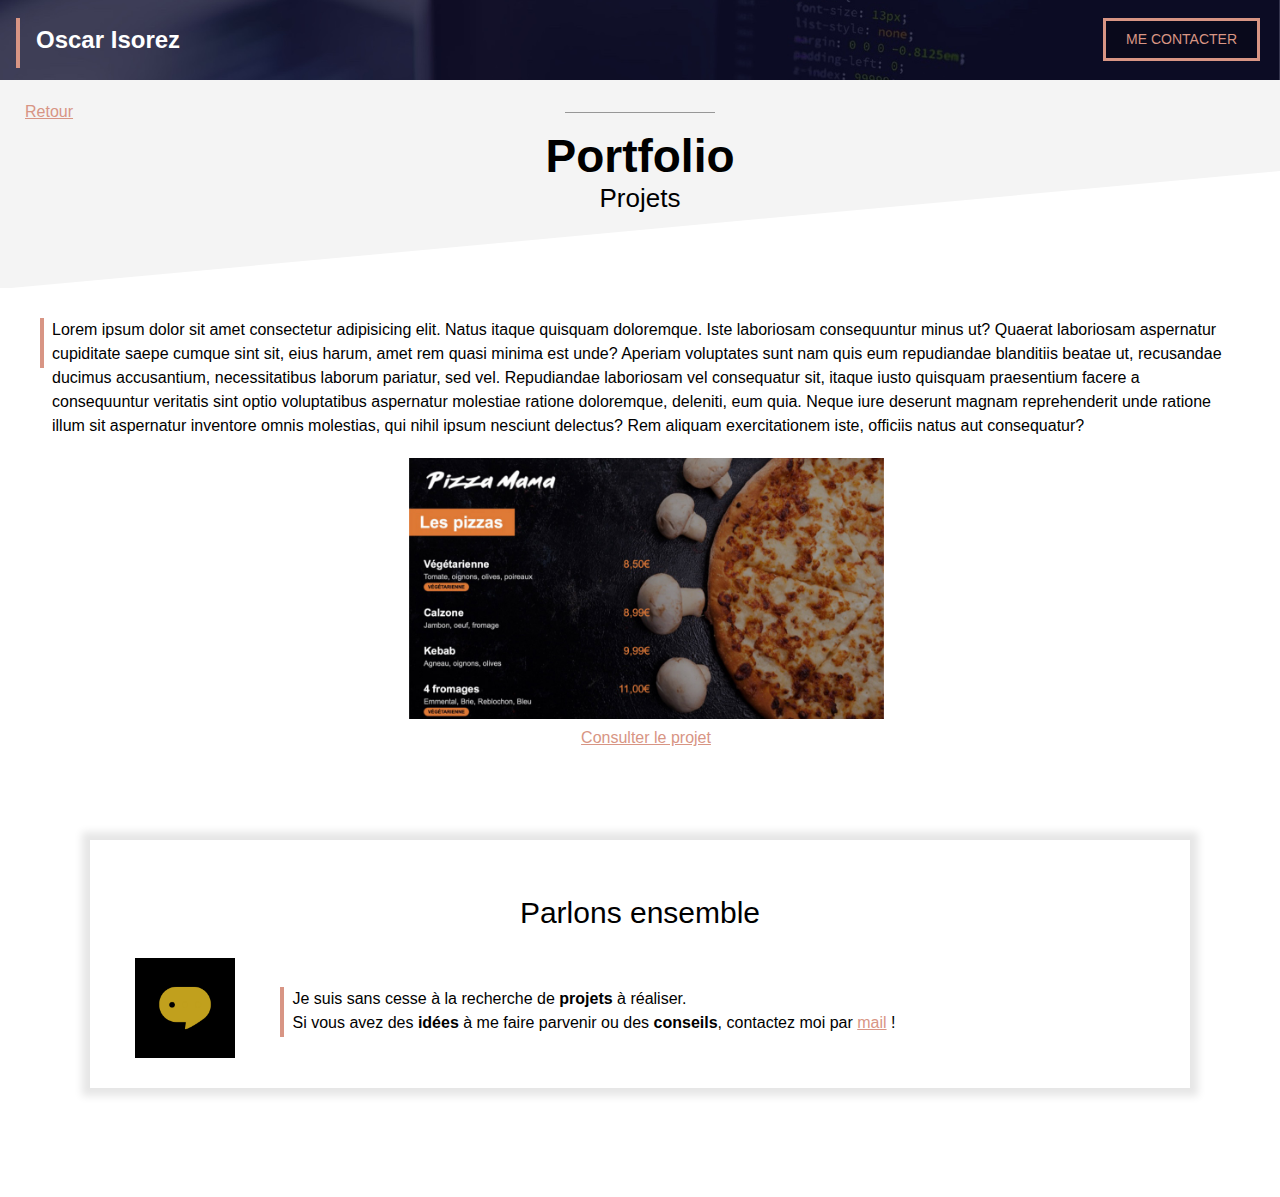
<file: Mon_site_Portfolio/portfolio-formation.html>
<!DOCTYPE html>
<html lang="fr">
<head>
    <meta charset="UTF-8">
    <meta http-equiv="X-UA-Compatible" content="IE=edge">
    <meta name="viewport" content="width=device-width, initial-scale=1.0">
    <title>Oscar Isorez</title>
    <link rel="stylesheet" href="style.css">

</head>
<body>
    <!-- header -->
    <div class="portfolio-header">
        <div class = "texte-avec-ligne-verticale" 
        style="margin-left: 16px; margin-top:18px">
            <p class="portfolio-header-title">Oscar Isorez</p>
        </div>

        <a class="contact-button" 
        style="position: absolute; right: 20px;
        "href="mailto:oscar.isorez@gmail.com?subject=Contact%20depuis%20l'internet" target=_blank
        >ME CONTACTER</a>

    </div>


    <!-- section grise titre -->
    <div class=" section section-grise1" style="padding-top: 20px;">
        <a class="portfolio-back" href="index.html">Retour</a>
        <div class="separateur" style="margin-top: -12px;"></div>
        <h1 class="portfolio">Portfolio</h1>
        <h2 class="portfolio">Projets</h2>
    </div>


    <!-- section contenu -->
    <div class="section">
        <div class="texte-avec-ligne-verticale">
            <p>
                Lorem ipsum dolor sit amet consectetur adipisicing elit. 
                Natus itaque quisquam doloremque. Iste laboriosam consequuntur
                minus ut? Quaerat laboriosam aspernatur cupiditate saepe cumque 
                sint sit, eius harum, amet rem quasi minima est unde? Aperiam 
                voluptates sunt nam quis eum repudiandae blanditiis beatae ut, 
                recusandae ducimus accusantium, necessitatibus laborum pariatur,
                sed vel. Repudiandae laboriosam vel consequatur sit, itaque iusto
                quisquam praesentium facere a consequuntur veritatis sint optio 
                voluptatibus aspernatur molestiae ratione doloremque, deleniti, eum quia. 
                Neque iure deserunt magnam reprehenderit unde ratione illum sit aspernatur 
                inventore omnis molestias, qui nihil ipsum nesciunt delectus? Rem 
                aliquam exercitationem iste, officiis natus aut consequatur?
            </p>

            <div style="text-align: center; margin-top: 20px;">
                <a  href="#"><img  class="portfolio" src="project1.jpg"></a>
                <a  class="lien" style="display: block;" href="#">Consulter le projet</a>
            </div>
        </div>
    </div>


    <!-- frame-->
    <div class="section">
        <iframe src="contact-frame.html" scrolling="no"></iframe>
    </div>
    

</body>
</html>
</file>
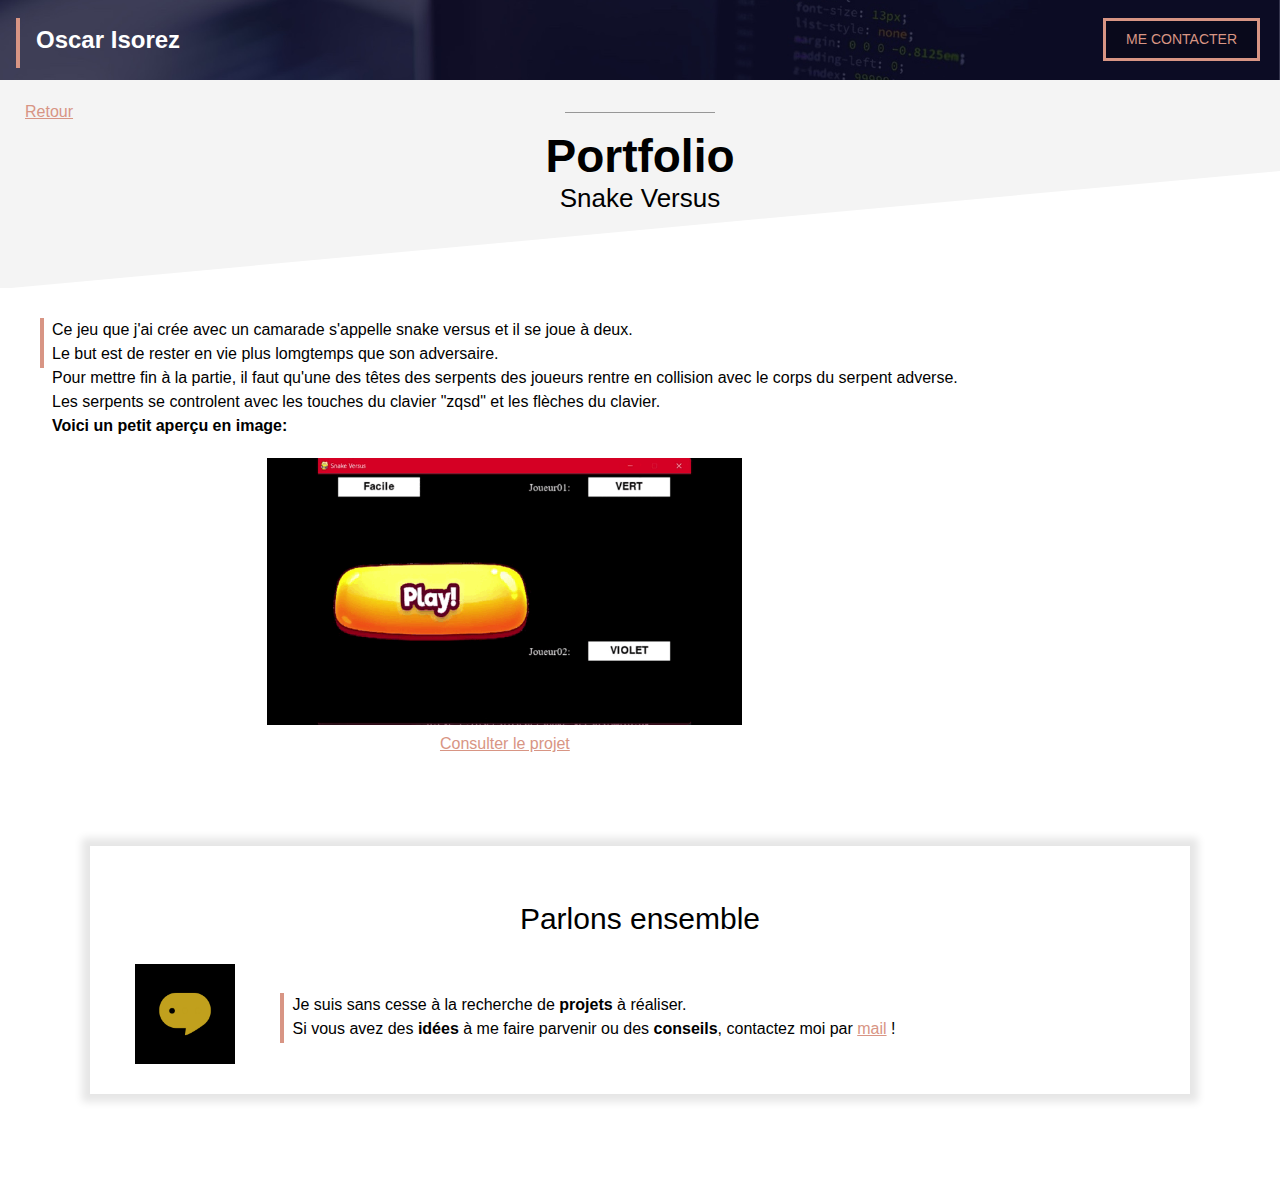
<file: Mon_site_Portfolio/Projets-Pygame.html>
<!DOCTYPE html>
<html lang="fr">
<head>
    <meta charset="UTF-8">
    <meta http-equiv="X-UA-Compatible" content="IE=edge">
    <meta name="viewport" content="width=device-width, initial-scale=1.0">
    <title>Oscar Isorez</title>
    <link rel="stylesheet" href="style.css">

</head>
<body>
    <!-- header -->
    <div class="portfolio-header">
        <div class = "texte-avec-ligne-verticale" 
        style="margin-left: 16px; margin-top:18px">
            <p class="portfolio-header-title">Oscar Isorez</p>
        </div>

        <a class="contact-button contact-button-portfolio" 
        href="mailto:oscar.isorez@gmail.com?subject=Contact%20depuis%20l'internet" target=_blank;
        >ME CONTACTER</a>

    </div>


    <!-- section grise titre -->
    <div class=" section section-grise1" style="padding-top: 20px;">
        <a class="portfolio-back" href="index.html">Retour</a>
        <div class="separateur" style="margin-top: -12px;"></div>
        <h1 class="portfolio">Portfolio</h1>
        <h2 class="portfolio">Snake Versus</h2>
    </div>


    <!-- section contenu -->
    <div class="section">
        <div class="texte-avec-ligne-verticale">
            <p>
                Ce jeu que j'ai crée avec un camarade s'appelle snake versus et il se joue à deux. <br>
                Le but est de rester en vie plus lomgtemps que son adversaire. <br>
                Pour mettre fin à la partie, il faut qu'une des têtes des serpents des joueurs rentre en 
                collision avec le corps du serpent adverse. <br> Les serpents se controlent avec les touches du clavier 
                "zqsd" et les flèches du clavier. <br> <b> Voici un petit aperçu en image: </b>
                
            </p>

            <div style="text-align: center; margin-top: 20px;">
                <a  href="https://github.com/OscarIsorez/Snake-versus" target=_blank><img  class="portfolio" src="SV-project.gif"></a>
                <a  class="lien" style="display: block;" href="https://github.com/OscarIsorez/Snake-versus" target="_blank">Consulter le projet</a>
            </div>
        </div>
    </div>


    <!-- frame-->
    <div class="separateur display-mobile" style="margin-bottom: -12px;"></div>
    <div class="section">
        <iframe src="contact-frame.html" scrolling="no"></iframe>
    </div>
    

</body>
</html>
</file>
<file: style.css>
*{
    box-sizing: border-box;
}


:root{
    --color1:#D89584;
    --color2:#F4F4F4;
}
body{
    margin:0;
    font-family: Arial;
    line-height: 1.5;    
}

iframe{
    width: 100%;
    border: none;
    height: 350px;
}
div.cover{
    background:url(cover_overlay.png)no-repeat center/100% 100%, url(cover.jpg) no-repeat center/cover;
    height: 400px;
}
img.cover_profile{
    height: 100px;
    position: relative;
    left:50%;
    margin-left: -50px;
    margin-top: 50px;
}
h1{
    color:white;
    text-align: center;
    font-size: 42px;
    margin-top: 10px;
    margin-bottom: 0px;
}
h2{
    text-align: center;
    font-size: 34px;
    margin-top: 0px;

}
div.cover p{
    color:lightgrey;
    text-align: center;
    

}
div.cover-contact{
    position: absolute;
    top: 10px;
    left: 20px;
    border-left: 4px solid var(--color1);
    padding-left: 8px;
}
div.cover-contact p{
    text-align: left;
    margin-top: 0;
    margin-bottom: 0;
}

div.cover-contact p:first-child{
    margin-bottom: 10px;


}
div.cover-contact a{
    color: white;
    font-size: 14px;
}
a.contact-button{
    color:var(--color1);
    border:3px solid var(--color1);
    padding: 8px 20px;
    text-decoration: none;
    background-color:#00000040;
    display: inline-block;
    margin-top: 18px;
    font-size: 14px;
}
a.contact-button:hover{
    color:white;
    border:3px solid white;

}

.section{
    padding-left: 40px;
    padding-right: 40px;
    padding-top: 30px;
    padding-bottom: 30px;
    overflow: auto;
}
div.section-grise1{
    background:url(triangle2white.svg) no-repeat center bottom -1px/100%;
    background-color:var(--color2);
    padding-bottom: 70px;
}
div.section-grise2{
    background:url(triangle1white.svg) no-repeat center top/100%;
    background-color:var(--color2);
    padding-top: 80px;
}
div.separateur{
    background-color: #979797;
    height:1px;
    width: 150px;
    position: relative;
    left: 50%;
    margin-left:-75px;
}
div.section-grise1 p{
    font-size: 22px;
    color: #656565;
    text-align: center;
    max-width: 450px;
    margin-left: auto;
    margin-right: auto;
    
}


.col40{
    width:40%;
}
.col60{
    width: 60%;
}

.float-right{
    float: right;
}

div.texte-avec-ligne-verticale{
    border-left: 4px solid  var(--color1);
    padding-left: 8px;
    height: 50px;
    display:inline-block
}

div.texte-avec-ligne-verticale p{
    margin-top: 0;

}
div.barre-verticale{
    height: 50px;
    width: 4px;
    background-color: var(--color1);
}

.col-portfolio{
    width: 47%;
}

div.frame{
    margin: 30px 50px;
    padding: 20px;
    background-color: white;
    box-shadow: 0px 0px 8px 8px rgba(0,0,0,0.1);
}

p.frame-title{
    font-size: 30px;
    margin-top: 30px;
    margin-bottom: 20px;
    text-align: center;
}


/* PAGE 2 PORTFOLIO */

.portfolio-header{
    height: 80px;
    background: url(header.jpg) no-repeat center/cover;
    position: relative;
}

.portfolio-header-title{
    font-size: 24px;
    font-weight: bold;
    color: white;
    padding-top: 4px;
    padding-left: 8px;
}

h1.portfolio{
    font-size: 46px;
    color: black;
    line-height: 1;
    padding-top: 10px;
}

h2.portfolio{
    font-size: 26px;
    color: black;
    font-weight: normal;
    margin-bottom: 0;
}

.portfolio-back{
    color: var(--color1);
    margin-left: -15px;
}

img.portfolio{
    width: 70%;
    max-width: 550px;
}
</file>
<file: doss_/style.css>
*{
    box-sizing: border-box;
}


:root{
    --color1:#D89584;
    --color2:#F4F4F4;
}
body{
    margin:0;
    font-family: Arial;
    line-height: 1.5;    
}

iframe{
    width: 100%;
    border: none;
    height: 350px;
}
div.cover{
    background:url(cover_overlay.png)no-repeat center/100% 100%, url(cover.jpg) no-repeat center/cover;
    height: 400px;
}
img.cover_profile{
    height: 100px;
    position: relative;
    left:50%;
    margin-left: -50px;
    margin-top: 50px;
}
h1{
    color:white;
    text-align: center;
    font-size: 42px;
    margin-top: 10px;
    margin-bottom: 0px;
}
h2{
    text-align: center;
    font-size: 34px;
    margin-top: 0px;

}
div.cover p{
    color:lightgrey;
    text-align: center;
    

}
div.cover-contact{
    position: absolute;
    top: 10px;
    left: 20px;
    border-left: 4px solid var(--color1);
    padding-left: 8px;
}
div.cover-contact p{
    text-align: left;
    margin-top: 0;
    margin-bottom: 0;
}

div.cover-contact p:first-child{
    margin-bottom: 10px;


}
div.cover-contact a{
    color: white;
    font-size: 14px;
}
a.contact-button{
    color:var(--color1);
    border:3px solid var(--color1);
    padding: 8px 20px;
    text-decoration: none;
    background-color:#00000040;
    display: inline-block;
    margin-top: 18px;
    font-size: 14px;
}
a.contact-button:hover{
    color:white;
    border:3px solid white;

}

.section{
    padding-left: 40px;
    padding-right: 40px;
    padding-top: 30px;
    padding-bottom: 30px;
    overflow: auto;
}
div.section-grise1{
    background:url(triangle2white.svg) no-repeat center bottom -1px/100%;
    background-color:var(--color2);
    padding-bottom: 70px;
}
div.section-grise2{
    background:url(triangle1white.svg) no-repeat center top/100%;
    background-color:var(--color2);
    padding-top: 80px;
}
div.separateur{
    background-color: #979797;
    height:1px;
    width: 150px;
    position: relative;
    left: 50%;
    margin-left:-75px;
}
div.section-grise1 p{
    font-size: 22px;
    color: #656565;
    text-align: center;
    max-width: 450px;
    margin-left: auto;
    margin-right: auto;
    
}


.col40{
    width:40%;
}
.col60{
    width: 60%;
}

.float-right{
    float: right;
}

div.texte-avec-ligne-verticale{
    border-left: 4px solid  var(--color1);
    padding-left: 8px;
    height: 50px;
    display:inline-block
}

div.texte-avec-ligne-verticale p{
    margin-top: 0;

}
div.barre-verticale{
    height: 50px;
    width: 4px;
    background-color: var(--color1);
}

.col-portfolio{
    width: 47%;
}

div.frame{
    margin: 30px 50px;
    padding: 20px;
    background-color: white;
    box-shadow: 0px 0px 8px 8px rgba(0,0,0,0.1);
}

p.frame-title{
    font-size: 30px;
    margin-top: 30px;
    margin-bottom: 20px;
    text-align: center;
}


/* PAGE 2 PORTFOLIO */

.portfolio-header{
    height: 80px;
    background: url(header.jpg) no-repeat center/cover;
    position: relative;
}

.portfolio-header-title{
    font-size: 24px;
    font-weight: bold;
    color: white;
    padding-top: 4px;
    padding-left: 8px;
}

h1.portfolio{
    font-size: 46px;
    color: black;
    line-height: 1;
    padding-top: 10px;
}

h2.portfolio{
    font-size: 26px;
    color: black;
    font-weight: normal;
    margin-bottom: 0;
}

.portfolio-back{
    color: var(--color1);
    margin-left: -15px;
}

img.portfolio{
    width: 70%;
    max-width: 550px;
}
</file>
<file: dossier2/style.css>
* {
    box-sizing: border-box;
}


:root {
    --color1: #D89584;
    --color2: #F4F4F4;
}

body {
    margin: 0;
    font-family: Arial;
    line-height: 1.5;
}

div.cover {
    background: url(cover_overlay.png) no-repeat center/100% 100%,url(cover.jpg) no-repeat center/cover;
    height: 360px;
    position: relative;
}

img.cover-profile {
    height: 100px;
    position: relative;
    left: 50%;
    margin-left: -50px;
    margin-top: 50px;
}

h1 {
    color: white;
    text-align: center;
    font-size: 42px;
    margin-top: 10px;
    margin-bottom: 0px;
}

div.cover p {
    color: lightgray;
    text-align: center;
    margin-top: 8px;
    font-size: 14px;
}

div.cover-contact {
    /* background-color: #FF000080; */
    position: absolute;
    top: 20px;
    left: 10px;
    border-left: 4px solid var(--color1);
    padding-left: 8px;
}

div.cover-contact p {
    text-align: left;
    margin-top: 0px;
    margin-bottom: 0px;
}

div.cover-contact p:first-child {
    margin-bottom: 14px;
}

div.cover-contact * {
    color: white;
    font-size: 14px;
}

a.contact-button {
    color: var(--color1);
    border: 3px solid var(--color1);
    padding: 8px 20px;
    text-decoration: none;
    background-color: #00000040;
    display: inline-block;
    margin-top: 18px;
    font-size: 14px;
}

a.contact-button:hover {
    color: white;
    border: 3px solid white;
}

.section {
    padding-left: 40px;
    padding-right: 40px;
    padding-top: 30px;
    padding-bottom: 30px;
    overflow: auto;
}

div.section-grise1 {
    background: url(triangle2white.svg) no-repeat center bottom/100%;
    background-color: var(--color2);
    padding-bottom: 70px;
}

div.section-grise2 {
    background: url(triangle1white.svg) no-repeat center top/100%;
    background-color: var(--color2);
    padding-top: 80px;
}

h2 {
    text-align: center;
    font-size: 34px;
    margin-top: 0px;
}

div.separateur {
    background-color: #979797;
    height: 1px;
    width: 150px;
    position: relative;
    left: 50%;
    margin-left: -75px;
}

div.section-grise1 p {
    font-size: 22px;
    color: #656565;
    text-align: center;
    max-width: 450px;
    margin-left: auto;
    margin-right: auto;
}

.col40 {
    width: 40%;
}

.col60 {
    width: 60%;
}

.float-right {
    float: right;
}

div.texte-avec-ligne-verticale {
    border-left: 4px solid var(--color1);
    padding-left: 8px;
    height: 50px;
    display: inline-block;
}

div.texte-avec-ligne-verticale p {
    margin-top: 0;
}

div.barre-verticale {
    height: 50px;
    width: 4px;
    background-color: var(--color1);
    margin-right: 8px;
}

.col-portfolio {
    width: 47%;

}

div.frame {
    margin: 30px 50px;
    padding: 20px 30px;
    background-color: white;
    box-shadow: 0px 0px 8px 8px rgba(0, 0, 0, 0.1);

}

p.frame-title {
    font-size: 30px;
    margin-top: 5px;
    margin-bottom: 20px;
    text-align: center;
}
</file>
<file: Mon_site_Portfolio/style.css>
*{
    box-sizing: border-box;
}


:root{
    --color1:#D89584;
    --color2:#F4F4F4;
}
body{
    margin:0;
    font-family: Arial;
    line-height: 1.5;    
}

iframe{
    width: 100%;
    border: none;
    height: 350px;
}
div.cover{
    background:url(cover_overlay.png)no-repeat center/100% 100%, url(cover.jpg) no-repeat center/cover;
    height: 400px;
}
img.cover_profile{
    height: 100px;
    position: relative;
    left:50%;
    margin-left: -50px;
    margin-top: 50px;
}
h1{
    color:white;
    text-align: center;
    font-size: 42px;
    margin-top: 10px;
    margin-bottom: 0px;
}
h2{
    text-align: center;
    font-size: 34px;
    margin-top: 0px;

}
div.cover p{
    color:lightgrey;
    text-align: center;
    

}
div.cover-contact{
    position: absolute;
    top: 10px;
    left: 20px;
    border-left: 4px solid var(--color1);
    padding-left: 8px;
}
div.cover-contact p{
    text-align: left;
    margin-top: 0;
    margin-bottom: 0;
}

div.cover-contact p:first-child{
    margin-bottom: 10px;


}
div.cover-contact a{
    color: white;
    font-size: 14px;
}
a.contact-button{
    color:var(--color1);
    border:3px solid var(--color1);
    padding: 8px 20px;
    text-decoration: none;
    background-color:#00000040;
    display: inline-block;
    margin-top: 18px;
    font-size: 14px;
}

a.contact-button-portfolio{
    position: absolute; 
    right: 20px;
}

a.contact-button:hover{
    color:white;
    border:3px solid white;

}

.section{
    padding-left: 40px;
    padding-right: 40px;
    padding-top: 30px;
    padding-bottom: 30px;
    overflow: auto;
}
div.section-grise1{
    background:url(triangle2white.svg) no-repeat center bottom -1px/100%;
    background-color:var(--color2);
    padding-bottom: 70px;
}
div.section-grise2{
    background:url(triangle1white.svg) no-repeat center top/100%;
    background-color:var(--color2);
    padding-top: 80px;
}
div.separateur{
    background-color: #979797;
    height:1px;
    width: 150px;
    position: relative;
    left: 50%;
    margin-left:-75px;
}
div.section-grise1 p{
    font-size: 22px;
    color: #656565;
    text-align: center;
    max-width: 450px;
    margin-left: auto;
    margin-right: auto;
    
}


img.col-contenu{
    width:40%;
}
div.col-contenu{
    width: 60%;
    padding-left:16px;
}

.float-right{
    float: right;
}

div.texte-avec-ligne-verticale{
    border-left: 4px solid  var(--color1);
    padding-left: 8px;
    height: 50px;
    display:inline-block;
}

div.texte-avec-ligne-verticale p{
    margin-top: 0;

}
div.barre-verticale{
    height: 50px;
    width: 4px;
    background-color: var(--color1);
}

.col-portfolio{
    width: 47%;
}

div.frame{
    margin: 30px 50px;
    padding: 20px;
    background-color: white;
    box-shadow: 0px 0px 8px 8px rgba(0,0,0,0.1);
}

p.frame-title{
    font-size: 30px;
    margin-top: 30px;
    margin-bottom: 20px;
    text-align: center;
}

div.frame img{
    width:100px;
}



.lien{
    color:var(--color1)
}
/* PAGE 2 PORTFOLIO */

.portfolio-header{
    height: 80px;
    background: url(header.jpg) no-repeat center/cover;
    position: relative;
}

.portfolio-header-title{
    font-size: 24px;
    font-weight: bold;
    color: white;
    padding-top: 4px;
    padding-left: 8px;
}

h1.portfolio{
    font-size: 46px;
    color: black;
    line-height: 1;
    padding-top: 10px;
}

h2.portfolio{
    font-size: 26px;
    color: black;
    font-weight: normal;
    margin-bottom: 0;
}

.portfolio-back{
    color: var(--color1);
    margin-left: -15px;
}

img.portfolio{
    width: 70%;
    max-width: 475px;
}

.display-mobile{
    display: none;
    
}

/* responsive design mobile */
@media only screen and (max-width:768px){
    img.cover_profile{
        height: 90px;
        margin-top: 75px;
    }
    h1{
        font-size: 38px;
        margin-top: 6px;
        margin-bottom: 0px;
    }
    div.cover p{
        margin-top: 2px;
        font-size: 13px;   
    }
    .section{
        padding-left: 20px;
        padding-right: 20px;
    }
    div.section-grise1{
        padding-bottom: 40px;
    }
    h2{
        font-size: 30px;
    }
    img.col-contenu{
        width:100%;
    }
    div.col-contenu{
        width: 100%;
        padding-left:0px;
        margin-top: 20px;
    }
    .col-portfolio{
        width: 100%;
        margin-bottom: 20px;
    }
    div.frame{
        margin: 0px 0px;
        padding: 0px;
        box-shadow:none
    } 
    div.frame img{
        width: 70px;
    }
    iframe{
        height: 250px;
    }
    .portfolio-header-title{
        font-size: 20px;
        padding-top: 8px;
        padding-left: 8px;
    } 

    a.contact-button{
        padding: 7px 12px;
        margin-top: 22px;
        font-size: 12px;
    }
    
    a.contact-button-portfolio{

        right: 8px; 
    }
    h1.portfolio{
        font-size: 40px;
    }
    
    h2.portfolio{
        font-size: 22px;
    }
    img.portfolio{
        width: 100%;
    }
    .display-mobile{
        display: block;

    }
}
</file>
